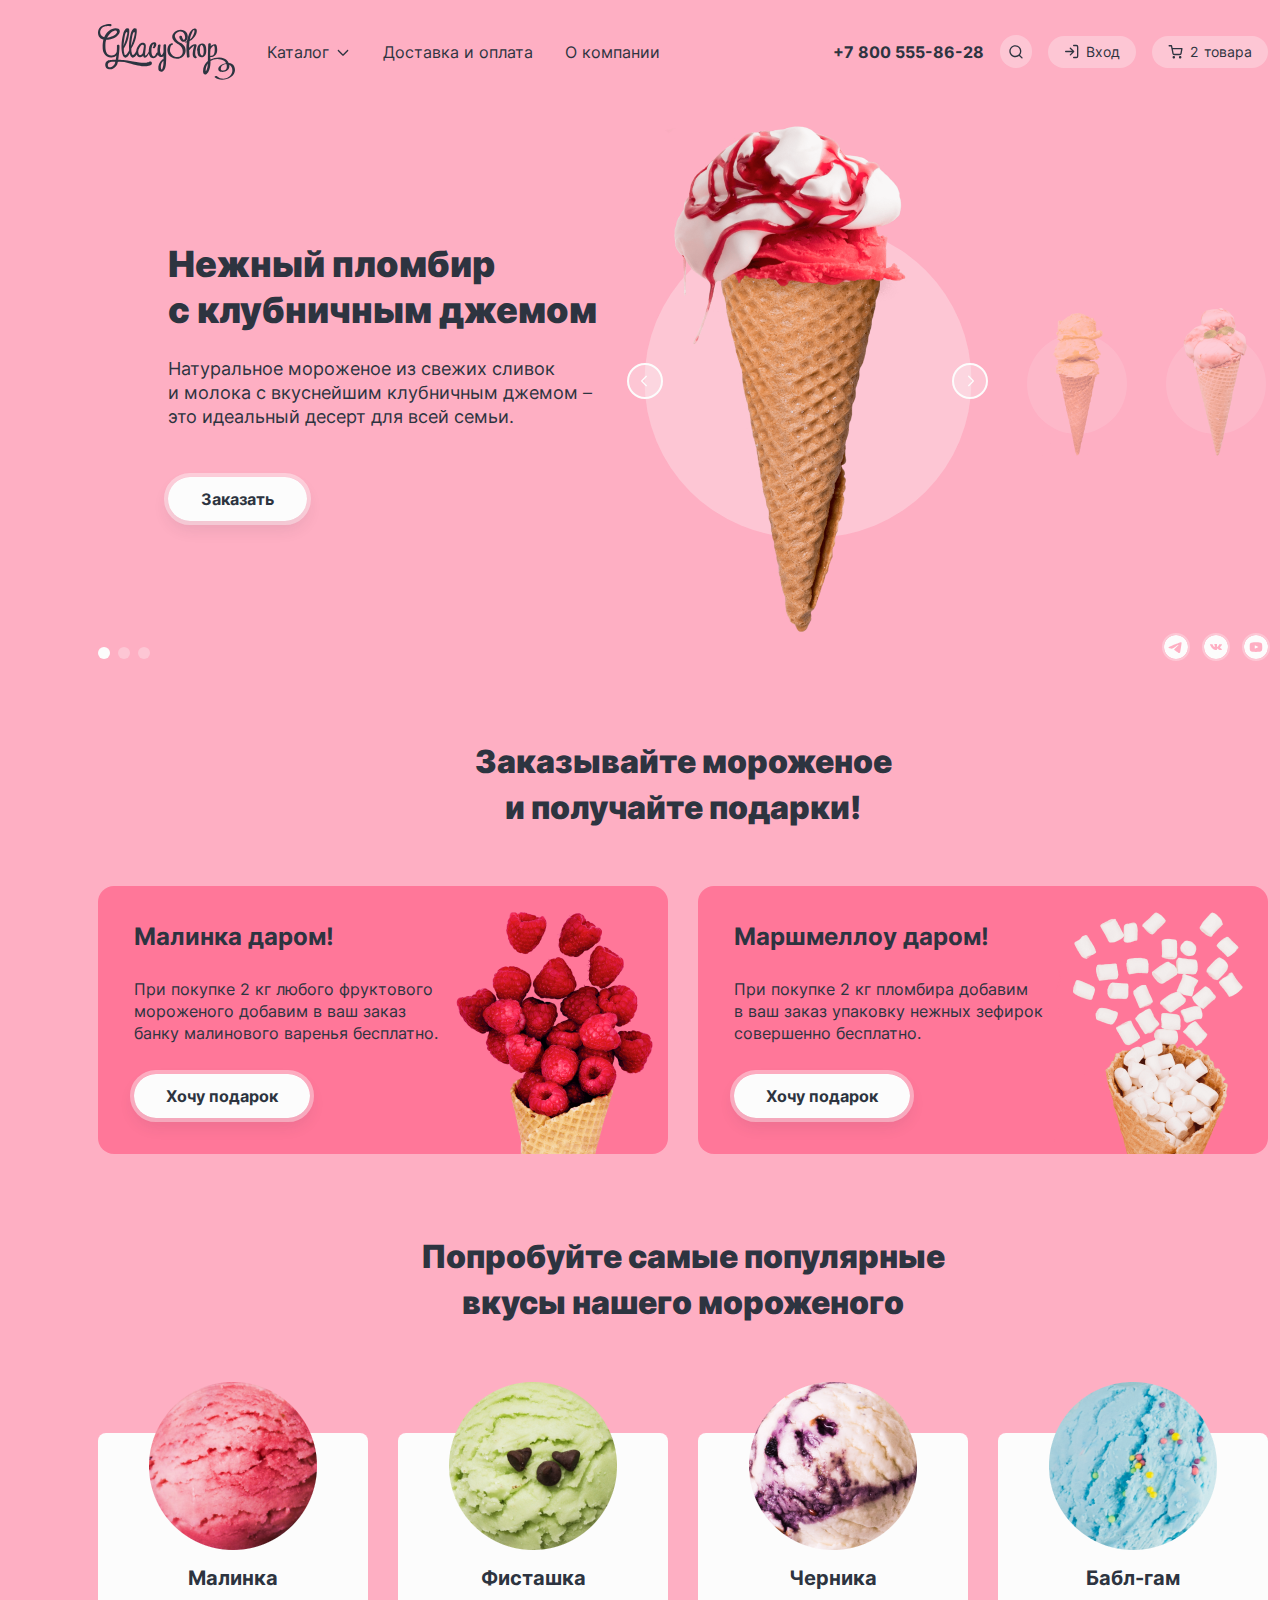
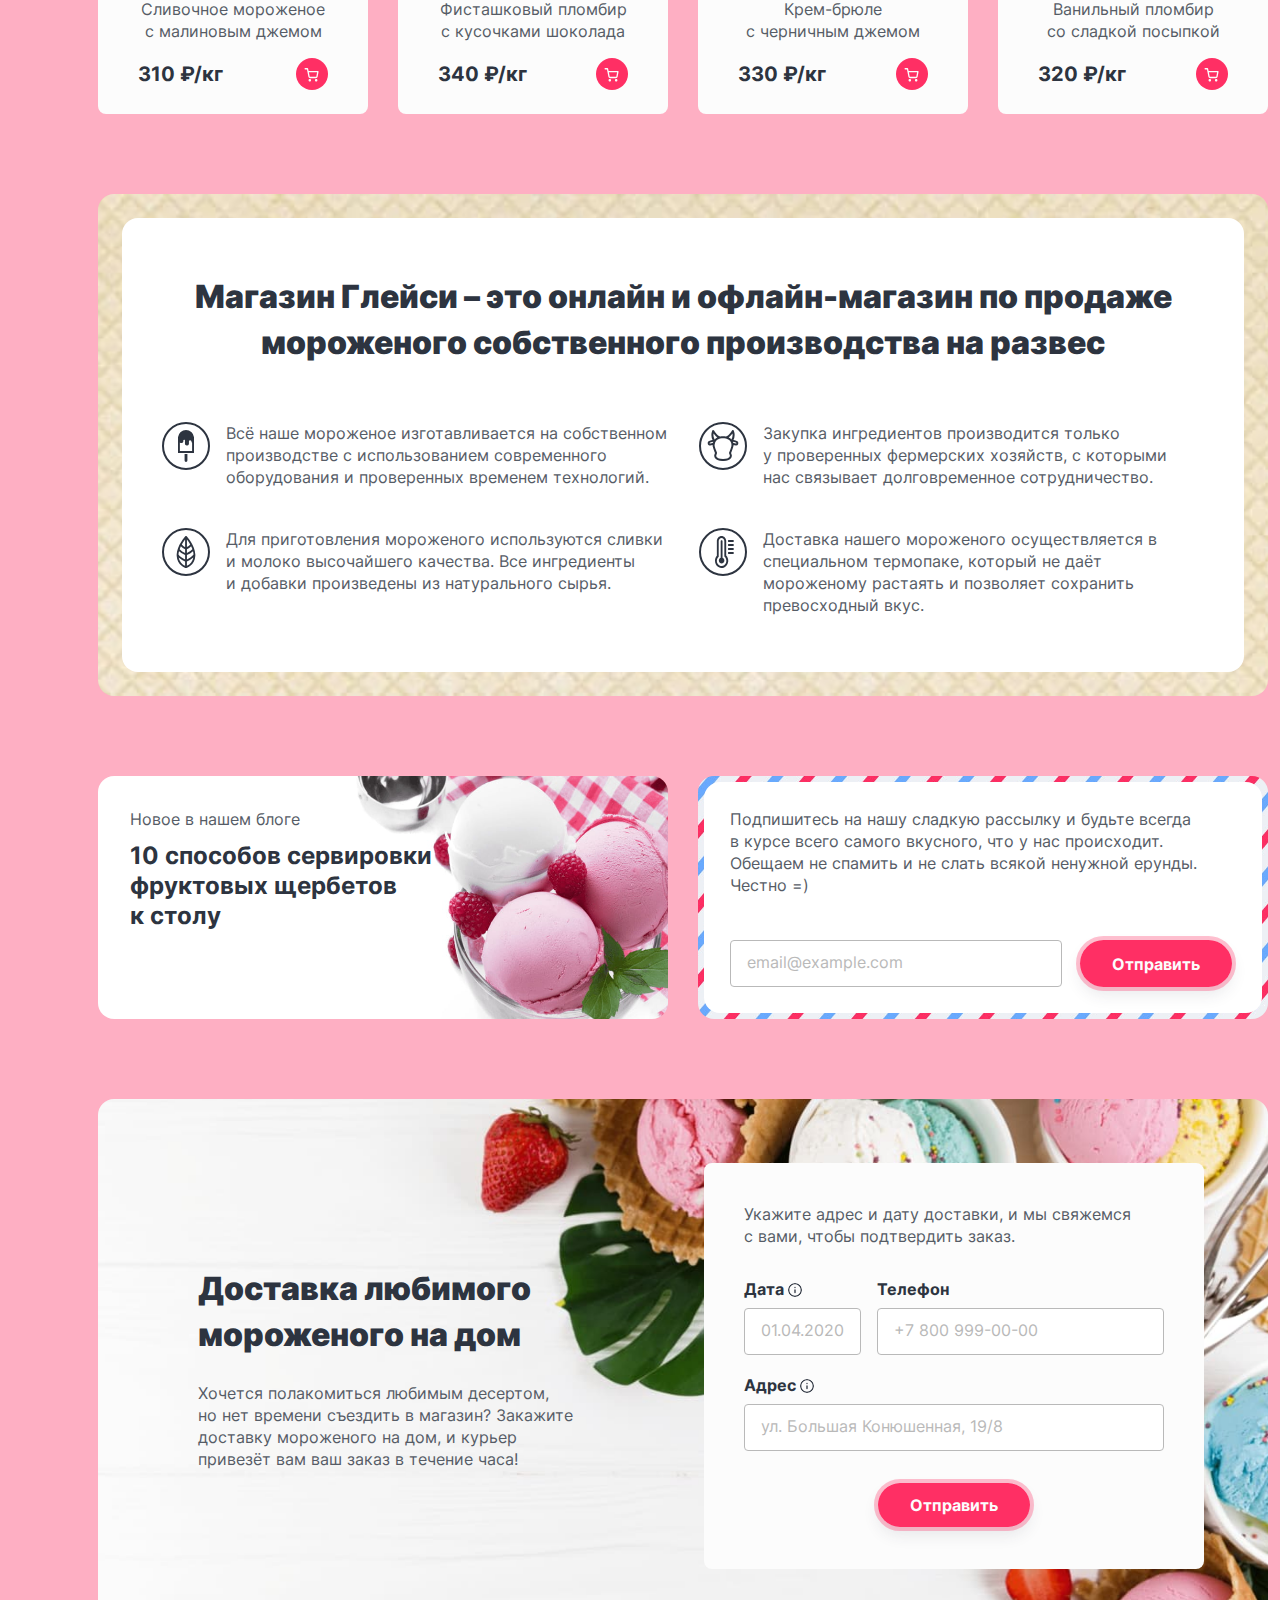
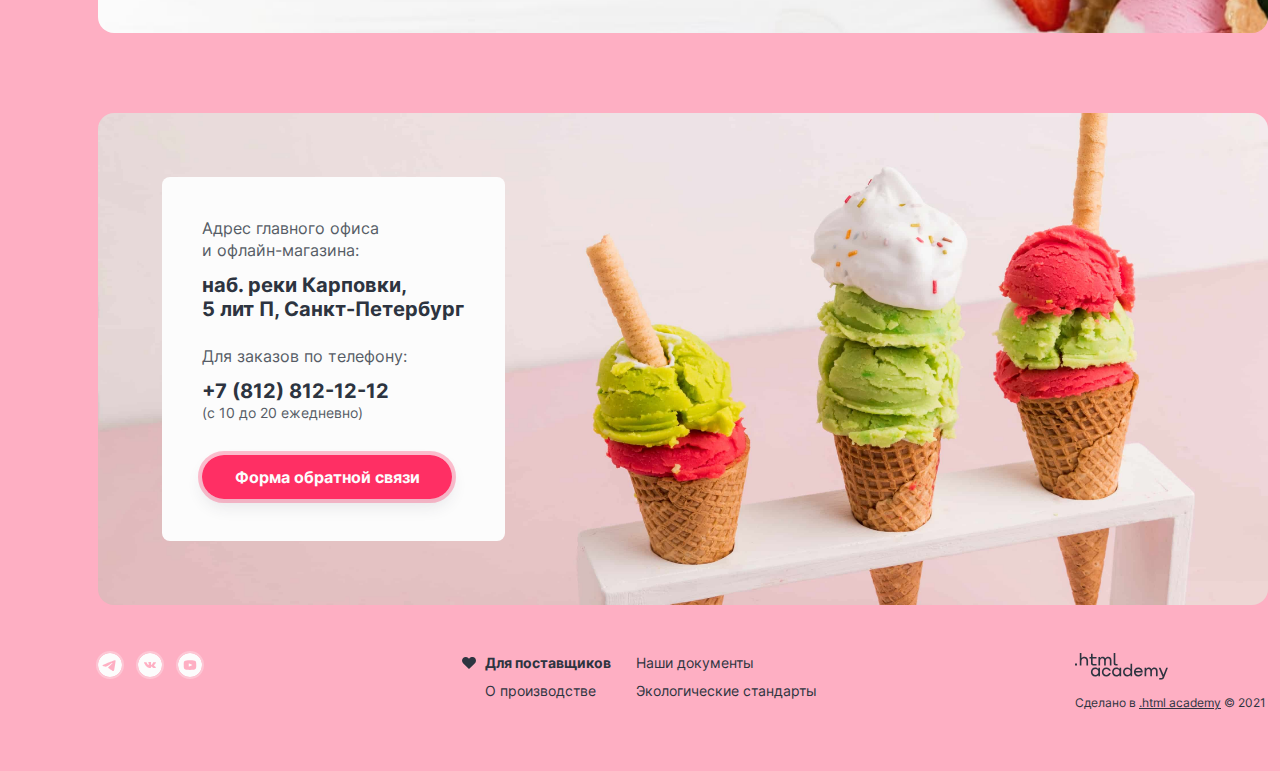
<file: index.html>
<!DOCTYPE html>
  <html lang="ru">
  <head>
    <meta charset="UTF-8">
    <meta name="viewport" content="width=device-width, initial-scale=1.0">
    <title>HTML Academy: Глейси</title>
    <link rel="stylesheet" href="styles/styles.css">
    <link rel="icon" href="favicon.ico">
    <link rel="icon" type="image/png" href="images/favicon.png">
  </head>
  <!-- класс body-strawberry, body-banana, body-caramel для background-color -->
  <!-- <span class="loader"></span> Для лоадера в кнопках -->
  <body class="body body-strawberry">
    <header class="index-header">
      <a class="link-logo">
        <img class="img-logo" src="images/logo/gllacy-shop.svg" width="137" height="56" alt="Магазин Gllacy.">
      </a>
      <nav class="index-nav">
        <ul class="navigation-list list">
          <li class="navigation-item">
            <!-- navigation-link-products_active добавить чтобы показать субменю -->
            <a class="link navigation-link navigation-link-products" href="#">Каталог
              <svg width="16" height="17" viewBox="0 0 16 17" fill="none" xmlns="http://www.w3.org/2000/svg">
                <path fill-rule="evenodd" clip-rule="evenodd" d="M3.80812 7.0532c-.26035-.26035-.68246-.26035-.94281 0-.26035.26035-.26035.68246 0 .94281l4.66034 4.66039a.92223.92223 0 0 0 .00624.0063c.1307.1307.30215.1958.47345.1952.16996-.0005.33977-.0655.46944-.1952a.91567.91567 0 0 0 .00621-.0063l4.66041-4.66039c.2603-.26035.2603-.68246 0-.94281-.2604-.26035-.6825-.26035-.9428 0l-4.19526 4.1952-4.19522-4.1952Z" fill="#2D3440"/>
              </svg>
            </a>
            <ul class="list navigation-products-sublist">
              <li>
                <a class="link description-s navigation-products-subitem navigation-products-subitem_active" href="#">Новинки</a>
              </li>
              <li>
                <a class="link description-s navigation-products-subitem" href="#">Сливочное</a>
              </li>
              <li>
                <a class="link description-s navigation-products-subitem" href="#">Щербеты</a>
              </li>
              <li>
                <a class="link description-s navigation-products-subitem" href="#">Фруктовый лед</a>
              </li>
              <li>
                <a class="link description-s navigation-products-subitem" href="#">Мелорин</a>
              </li>
            </ul>
          </li>
          <li class="navigation-item">
            <a class="link navigation-link" href="#">Доставка и оплата</a>
          </li>
          <li class="navigation-item">
            <a class="link navigation-link" href="#">О компании</a>
          </li>
        </ul>
        <ul class="navigation-list list">
          <li class="navigation-item">
            <address class="phone">
              <a class="link phone-link" href="tel:+78005558628">+7 800 555-86-28</a>
            </address>
          </li>
          <li class="navigation-item">
            <!-- button-search_active добавить чтобы показать поиск -->
            <a class="button link button-menu button-search" href="#">
              <svg width="16" height="17" viewBox="0 0 16 17" fill="none" xmlns="http://www.w3.org/2000/svg">
                <path fill-rule="evenodd" clip-rule="evenodd" d="M2.6633 8.188c0-2.5774 2.0893-4.6667 4.6667-4.6667 2.5773 0 4.6666 2.0893 4.6666 4.6666 0 1.2573-.4972 2.3985-1.3057 3.2376a.6699.6699 0 0 0-.1234.1234c-.8392.8085-1.9803 1.3057-3.2375 1.3057-2.5774 0-4.6667-2.0893-4.6667-4.6667Zm8.4118 4.6879a5.9747 5.9747 0 0 1-3.7451 1.312c-3.3137 0-6-2.6862-6-6 0-3.3137 2.6863-6 6-6s6 2.6863 6 6a5.9748 5.9748 0 0 1-1.3121 3.7452l2.4501 2.4501a.6666.6666 0 0 1 0 .9428.6666.6666 0 0 1-.9428 0l-2.4501-2.4501Z" fill="#2D3440"/>
              </svg>
            </a>
            <form class="form form-search" action="https://echo.htmlacademy.ru/" method="get">
              <label class="form-search-label">
                <input class="input input-form-search" type="search" name="search" placeholder="Поиск по сайту" required>
              </label>
              <button class="button button-search-cancel" type="reset">
                <span class="visually-hidden">Очистить поиск.</span>
              </button>
            </form>
          </li>
          <li class="navigation-item">
            <!-- button-entry_active добавить чтобы показать форму входа -->
            <a class="button link button-menu button-entry" href="#">
              <svg width="16" height="17" viewBox="0 0 16 17" fill="none" xmlns="http://www.w3.org/2000/svg">
                <path fill-rule="evenodd" clip-rule="evenodd" d="M9 2.5246a.6667.6667 0 0 1 .6667-.6667h2.6666a1.9997 1.9997 0 0 1 2 2v9.3334a2 2 0 0 1-2 2H9.6667a.6667.6667 0 0 1 0-1.3334h2.6666A.6667.6667 0 0 0 13 13.1913V3.8579a.6664.6664 0 0 0-.6667-.6666H9.6667A.6667.6667 0 0 1 9 2.5246ZM5.8619 4.72a.6667.6667 0 0 1 .9428 0l3.3291 3.329a.6627.6627 0 0 1 .129.177.664.664 0 0 1 .0705.2987.6636.6636 0 0 1-.1998.4759l-3.3288 3.3288a.6667.6667 0 1 1-.9428-.9428L8.057 9.1913H1.6668a.6667.6667 0 1 1 0-1.3334h6.3905L5.8619 5.6627a.6667.6667 0 0 1 0-.9428Z" fill="#2D3440"/>
              </svg>
              Вход
            </a>
            <div class="entry-wrapper">
              <h2 class="title title-l title-entry">Личный кабинет</h2>
              <form class="form-entry" action="https://echo.htmlacademy.ru/" method="post">
                <label class="form-entry-label">
                  <input class="input input-form-entry" type="email" name="email-entry" placeholder="email@example.com" required>
                </label>
                <label class="form-entry-label">
                  <input class="input input-form-entry input-form-password" type="password" name="password" placeholder="••••••" required>
                </label>
                <button class="button button-secondary" type="submit">Войти</button>
                <ul class="list entry-list">
                  <li class="entry-item">
                    <a class="link entry-link description-s" href="#">Забыли пароль?</a>
                  </li>
                  <li class="entry-item entry-item-registration">
                    <a class="link entry-link description-s" href="#">Регистрация</a>
                  </li>
                </ul>
              </form>
            </div>
          </li>
          <li class="navigation-item">
            <!-- button-menu-basket_active добавить чтобы показать содержимое корзины -->
            <!-- button-menu-basket_empty добавить чтобы показать пустую корзину -->
            <a class="button link button-menu button-menu-basket" href="#">
              <svg width="16" height="17" viewBox="0 0 16 17" fill="none" xmlns="http://www.w3.org/2000/svg">
                <path fill-rule="evenodd" clip-rule="evenodd" d="M1.1667 2.108a.6667.6667 0 0 0 0 1.3333h1.7712l.4675 2.3354a.664.664 0 0 0 .0106.053l.9674 4.8334.0001.0006a1.8257 1.8257 0 0 0 1.8183 1.4691h5.6207a1.8256 1.8256 0 0 0 1.8185-1.4697l.001-.005.9271-4.8614a.6669.6669 0 0 0-.6549-.7916H4.6107l-.4726-2.3613a.6667.6667 0 0 0-.6537-.5359H1.1667Zm4.5243 8.2944-.8134-4.064h8.2308l-.7756 4.0669a.4926.4926 0 0 1-.4918.3943v-.0002H6.1962v-.0001l-.0128.0003a.4925.4925 0 0 1-.4922-.3963l-.0002-.0009Zm-1.1336 3.961c0-.688.5577-1.2457 1.2457-1.2457.688 0 1.2457.5577 1.2457 1.2457 0 .6879-.5577 1.2457-1.2457 1.2457-.688 0-1.2457-.5578-1.2457-1.2457Zm6.3733 0c0-.688.5577-1.2457 1.2457-1.2457.688 0 1.2457.5577 1.2457 1.2457 0 .6879-.5577 1.2457-1.2457 1.2457-.688 0-1.2457-.5578-1.2457-1.2457Z" fill="#2D3440"/>
              </svg>
              <span class="basket-amount">2</span> товара
            </a>
            <div class="basket-wrapper">
              <h2 class="title title-l title-basket-wrapper">Корзина</h2>
              <ul class="list basket-products-list">
                <li class="basket-products-item">
                  <img class="basket-products-img" src="images/product/product-raspberries.png" width="46" height="46" alt="Шарик малинового мороженого.">
                  <p class="title title-s basket-products">Малинка</p>
                  <p class="description-s basket-products-description-price">1 кг х 310 ₽</p>
                  <p class="title title-s basket-products-price">310 ₽</p>
                  <button class="button button-basket-delete" type="button">
                    <span class="visually-hidden">Удалить товар из корзины.</span>
                  </button>
                </li>
                <li class="basket-products-item">
                  <img class="basket-products-img" src="images/product/product-bubble-gum.png" width="46" height="46" alt="Шарик синего мороженого.">
                  <p class="title title-s basket-products">Бабл-гам</p>
                  <p class="description-s basket-products-description-price">1,5 кг х 320 ₽</p>
                  <p class="title title-s basket-products-price">480 ₽</p>
                  <button class="button button-basket-delete" type="button">
                    <span class="visually-hidden">Удалить товар из корзины.</span>
                  </button>
                </li>
              </ul>
              <a class="button button-secondary button-basket-wrapper" href="#">Оформить заказ</a>
              <p class="title title-s title-basket-total-price">Итого: <span>790</span> ₽</p>
            </div>
            <div class="basket-wrapper_empty">
              <p class="title title-l basket-wrapper_empty-text">Ваша корзина пока пуста</p>
            </div>
          </li>
        </ul>
      </nav>
    </header>
    <main class="index-main">
      <h1 class="visually-hidden">Gllacy - магазин по продаже мороженого.</h1>
      <section class="slider">
        <h2 class="visually-hidden">Новинки вкусов.</h2>
        <ol class="slider-list list">
          <!-- класс slider-img-item_active показывает активный лист слайдера и скрывает остальные -->
          <li class="slider-item slider-item-strawberry slider-item_active">
            <div class="slider-item-wrapper">
              <h3 class="title title-xxl title-slider">Нежный пломбир с&nbsp;клубничным джемом</h3>
              <p class="slider-description text-l">Натуральное мороженое из свежих сливок и&nbsp;молока с вкуснейшим клубничным джемом – это&nbsp;идеальный десерт для всей семьи.</p>
              <a class="button button-primary button-slider-buy link" href="#">Заказать</a>
            </div>
            <div class="slider-img-wrapper slider-img-wrapper-strawberry">
              <button class="button button-slider button-prev" type="button">
                <svg width="16" height="16" viewBox="0 0 16 16" fill="none" xmlns="http://www.w3.org/2000/svg">
                  <path fill-rule="evenodd" clip-rule="evenodd" d="M9.8033 3.80515C10.063 3.54545 10.063 3.12439 9.8033 2.8647C9.54361 2.605 9.12255 2.605 8.86285 2.8647L4.19477 7.53277C3.93593 7.79162 3.93508 8.21075 4.19221 8.47065C4.19338 8.47183 4.19454 8.47301 4.19572 8.47418L8.8638 13.1423C9.12349 13.402 9.54455 13.402 9.80425 13.1423C10.0639 12.8826 10.0639 12.4615 9.80425 12.2018L5.60545 8.00301L9.8033 3.80515Z" fill="#2D3440"/>
                  </svg>
                <span class="visually-hidden">Предыдущий товар.</span>
              </button>
              <img class="slider-img" src="images/slider/waffle-cone-strawberry.png" width="327" height="507" alt="Морожение с клубничным джемом в вафельном рожке.">
              <button class="button button-slider button-next" type="button">
                <svg width="16" height="16" viewBox="0 0 16 16" fill="none" xmlns="http://www.w3.org/2000/svg">
                  <path fill-rule="evenodd" clip-rule="evenodd" d="M7.135 2.865a.665.665 0 1 0-.94.94l4.201 4.201-4.201 4.202a.665.665 0 0 0 .94.94l4.669-4.669.003-.002c.26-.26.26-.681 0-.94L7.135 2.864Z" fill="#2D3440"/>
                </svg>
                <span class="visually-hidden">Следующий товар.</span>
              </button>
            </div>
          </li>
          <li class="slider-item slider-item-banana">
            <div class="slider-item-wrapper">
              <h3 class="title title-xxl title-slider">Сливочное мороженое со вкусом банана</h3>
              <p class="slider-description text-l">Сливочное мороженое с ярким банановым вкусом&nbsp;подарит вам свежесть и наслаждение<br>даже в самый жаркий летний день.</p>
              <a class="button button-primary button-slider-buy link" href="#">Заказать</a>
            </div>
            <div class="slider-img-wrapper slider-img-wrapper-banana">
              <button class="button button-slider button-prev" type="button">
                <svg width="16" height="16" viewBox="0 0 16 16" fill="none" xmlns="http://www.w3.org/2000/svg">
                  <path fill-rule="evenodd" clip-rule="evenodd" d="M9.8033 3.80515C10.063 3.54545 10.063 3.12439 9.8033 2.8647C9.54361 2.605 9.12255 2.605 8.86285 2.8647L4.19477 7.53277C3.93593 7.79162 3.93508 8.21075 4.19221 8.47065C4.19338 8.47183 4.19454 8.47301 4.19572 8.47418L8.8638 13.1423C9.12349 13.402 9.54455 13.402 9.80425 13.1423C10.0639 12.8826 10.0639 12.4615 9.80425 12.2018L5.60545 8.00301L9.8033 3.80515Z" fill="#2D3440"/>
                  </svg>
                <span class="visually-hidden">Предыдущий товар.</span>
              </button>
              <img class="slider-img" src="images/slider/waffle-cone-banana.png" width="312" height="507" alt="Вафельный рожок с тремя шариками бананового мороженого.">
              <button class="button button-slider button-next" type="button">
                <svg width="16" height="16" viewBox="0 0 16 16" fill="none" xmlns="http://www.w3.org/2000/svg">
                  <path fill-rule="evenodd" clip-rule="evenodd" d="M7.135 2.865a.665.665 0 1 0-.94.94l4.201 4.201-4.201 4.202a.665.665 0 0 0 .94.94l4.669-4.669.003-.002c.26-.26.26-.681 0-.94L7.135 2.864Z" fill="#2D3440"/>
                </svg>
                <span class="visually-hidden">Следующий товар.</span>
              </button>
            </div>
          </li>
          <li class="slider-item slider-item-caramel">
            <div class="slider-item-wrapper">
              <h3 class="title title-xxl title-slider">Карамельный пломбир с&nbsp;маршмеллоу</h3>
              <p class="slider-description text-l">Необычный сладкий десерт с карамельным топпингом и кусочками зефира завоюет сердца&nbsp;сладкоежек всех возрастов.</p>
              <a class="button button-primary button-slider-buy link" href="#">Заказать</a>
            </div>
            <div class="slider-img-wrapper slider-img-wrapper-caramel">
              <button class="button button-slider button-prev" type="button">
                <svg width="16" height="16" viewBox="0 0 16 16" fill="none" xmlns="http://www.w3.org/2000/svg">
                  <path fill-rule="evenodd" clip-rule="evenodd" d="M9.8033 3.80515C10.063 3.54545 10.063 3.12439 9.8033 2.8647C9.54361 2.605 9.12255 2.605 8.86285 2.8647L4.19477 7.53277C3.93593 7.79162 3.93508 8.21075 4.19221 8.47065C4.19338 8.47183 4.19454 8.47301 4.19572 8.47418L8.8638 13.1423C9.12349 13.402 9.54455 13.402 9.80425 13.1423C10.0639 12.8826 10.0639 12.4615 9.80425 12.2018L5.60545 8.00301L9.8033 3.80515Z" fill="#2D3440"/>
                  </svg>
                <span class="visually-hidden">Предыдущий товар.</span>
              </button>
              <img class="slider-img" src="images/slider/waffle-cone-caramel.png" width="350" height="507" alt="Вафельный рожок с четырьмя шариками мороженого с посыпкой из маршмеллоу и листиком мяты.">
              <button class="button button-slider button-next" type="button">
                <svg width="16" height="16" viewBox="0 0 16 16" fill="none" xmlns="http://www.w3.org/2000/svg">
                  <path fill-rule="evenodd" clip-rule="evenodd" d="M7.135 2.865a.665.665 0 1 0-.94.94l4.201 4.201-4.201 4.202a.665.665 0 0 0 .94.94l4.669-4.669.003-.002c.26-.26.26-.681 0-.94L7.135 2.864Z" fill="#2D3440"/>
                </svg>
                <span class="visually-hidden">Следующий товар.</span>
              </button>
            </div>
          </li>
        </ol>
        <ol class="slider-pagination list">
          <li class="slider-pagination-item">
            <a class="link slider-pagination-link slider-pagination-link_active" href="#">
              <span class="visually-hidden">Первая мороженка.</span>
            </a>
          </li>
          <li class="slider-pagination-item">
            <a class="link slider-pagination-link" href="#">
              <span class="visually-hidden">Вторая мороженка.</span>
            </a>
          </li>
          <li class="slider-pagination-item">
            <a class="link slider-pagination-link" href="#">
              <span class="visually-hidden">Третья мороженка.</span>
            </a>
          </li>
        </ol>
        <ul class="social-list social-list-slider list">
          <li class="social-item">
            <a class="social-link social-link-telegram" href="https://t.me/htmlacademy" target="_blank" rel="noopener">
              <span class="visually-hidden">Телеграм.</span>
            </a>
          </li>
          <li class="social-item">
            <a class="social-link social-link-vk" href="https://t.me/htmlacademy" target="_blank" rel="noopener">
              <span class="visually-hidden">ВКонтакте.</span>
            </a>
          </li>
          <li class="social-item">
            <a class="social-link social-link-yt" href="https://t.me/htmlacademy" target="_blank" rel="noopener">
              <span class="visually-hidden">YouTube.</span>
            </a>
          </li>
        </ul>
      </section>
      <section class="gift">
        <h2 class="title title-xl title-gift">Заказывайте мороженое и получайте подарки!</h2>
        <ul class="list gift-list">
          <li class="gift-item">
            <div class="gift-wrapper-description">
              <h3 class="title title-l title-gift-description">Малинка даром!</h3>
              <p class="gift-description text-m">При покупке 2 кг любого фруктового мороженого добавим в ваш заказ банку малинового варенья бесплатно.</p>
              <a class="button button-primary button-gift" href="#">Хочу подарок</a>
            </div>
            <img class="gift-img" src="images/background/cone-raspberry.png" width="219" height="268" alt="Рожок с малиной.">
          </li>
          <li class="gift-item">
            <div class="gift-wrapper-description">
              <h3 class="title title-l title-gift-description">Маршмеллоу даром!</h3>
              <p class="gift-description text-m">При покупке 2 кг пломбира добавим в&nbsp;ваш заказ упаковку нежных зефирок совершенно бесплатно.</p>
              <a class="button button-primary button-gift" href="#">Хочу подарок</a>
            </div>
            <img class="gift-img" src="images/background/cone-marshmallow.png" width="219" height="268" alt="Рожок с маршмеллоу">
          </li>
        </ul>
      </section>
      <section class="products">
        <h2 class="title title-xl products-title">Попробуйте самые популярные вкусы&nbsp;нашего мороженого</h2>
        <ul class="products-list list">
          <li class="products-item">
            <img class="img-products" src="images/product/product-raspberries.png" width="168" height="168" alt="Шарик малинового мороженого.">
            <h3 class="title title-m products-card-title">Малинка</h3>
            <p class="products-description">Сливочное мороженое с малиновым джемом</p>
            <p class="title title-m product-price">310 ₽/кг</p>
            <button class="button button-basket" type="button">
              <svg width="16" height="17" viewBox="0 0 16 17" fill="none" xmlns="http://www.w3.org/2000/svg">
                <path fill-rule="evenodd" clip-rule="evenodd" d="M1.1667 2.108a.6667.6667 0 0 0 0 1.3333h1.7712l.4675 2.3354a.664.664 0 0 0 .0106.053l.9674 4.8334.0001.0006a1.8257 1.8257 0 0 0 1.8183 1.4691h5.6207a1.8256 1.8256 0 0 0 1.8185-1.4697l.001-.005.9271-4.8614a.6669.6669 0 0 0-.6549-.7916H4.6107l-.4726-2.3613a.6667.6667 0 0 0-.6537-.5359H1.1667Zm4.5243 8.2944-.8134-4.064h8.2308l-.7756 4.0669a.4926.4926 0 0 1-.4918.3943v-.0002H6.1962v-.0001l-.0128.0003a.4925.4925 0 0 1-.4922-.3963l-.0002-.0009Zm-1.1336 3.961c0-.688.5577-1.2457 1.2457-1.2457.688 0 1.2457.5577 1.2457 1.2457 0 .6879-.5577 1.2457-1.2457 1.2457-.688 0-1.2457-.5578-1.2457-1.2457Zm6.3733 0c0-.688.5577-1.2457 1.2457-1.2457.688 0 1.2457.5577 1.2457 1.2457 0 .6879-.5577 1.2457-1.2457 1.2457-.688 0-1.2457-.5578-1.2457-1.2457Z" fill="#2D3440"/>
              </svg>
              <span class="visually-hidden">Добавить в корзину.</span>
            </button>
          </li>
          <li class="products-item">
            <img class="img-products" src="images/product/product-pistachio.png" width="168" height="168" alt="Шарик фисташкового мороженого.">
            <h3 class="title title-m products-card-title">Фисташка</h3>
            <p class="products-description">Фисташковый пломбир с кусочками шоколада</p>
            <p class="title title-m product-price">340 ₽/кг</p>
            <button class="button button-basket" type="button">
              <svg width="16" height="17" viewBox="0 0 16 17" fill="none" xmlns="http://www.w3.org/2000/svg">
                <path fill-rule="evenodd" clip-rule="evenodd" d="M1.1667 2.108a.6667.6667 0 0 0 0 1.3333h1.7712l.4675 2.3354a.664.664 0 0 0 .0106.053l.9674 4.8334.0001.0006a1.8257 1.8257 0 0 0 1.8183 1.4691h5.6207a1.8256 1.8256 0 0 0 1.8185-1.4697l.001-.005.9271-4.8614a.6669.6669 0 0 0-.6549-.7916H4.6107l-.4726-2.3613a.6667.6667 0 0 0-.6537-.5359H1.1667Zm4.5243 8.2944-.8134-4.064h8.2308l-.7756 4.0669a.4926.4926 0 0 1-.4918.3943v-.0002H6.1962v-.0001l-.0128.0003a.4925.4925 0 0 1-.4922-.3963l-.0002-.0009Zm-1.1336 3.961c0-.688.5577-1.2457 1.2457-1.2457.688 0 1.2457.5577 1.2457 1.2457 0 .6879-.5577 1.2457-1.2457 1.2457-.688 0-1.2457-.5578-1.2457-1.2457Zm6.3733 0c0-.688.5577-1.2457 1.2457-1.2457.688 0 1.2457.5577 1.2457 1.2457 0 .6879-.5577 1.2457-1.2457 1.2457-.688 0-1.2457-.5578-1.2457-1.2457Z" fill="#2D3440"/>
              </svg>
              <span class="visually-hidden">Добавить в корзину.</span>
            </button>
          </li>
          <li class="products-item">
            <img class="img-products" src="images/product/product-blueberry.png" width="168" height="168" alt="Шарик черничного мороженого.">
            <h3 class="title title-m products-card-title">Черника</h3>
            <p class="products-description">Крем-брюле с&nbsp;черничным джемом</p>
            <p class="title title-m product-price">330 ₽/кг</p>
            <button class="button button-basket" type="button">
              <svg width="16" height="17" viewBox="0 0 16 17" fill="none" xmlns="http://www.w3.org/2000/svg">
                <path fill-rule="evenodd" clip-rule="evenodd" d="M1.1667 2.108a.6667.6667 0 0 0 0 1.3333h1.7712l.4675 2.3354a.664.664 0 0 0 .0106.053l.9674 4.8334.0001.0006a1.8257 1.8257 0 0 0 1.8183 1.4691h5.6207a1.8256 1.8256 0 0 0 1.8185-1.4697l.001-.005.9271-4.8614a.6669.6669 0 0 0-.6549-.7916H4.6107l-.4726-2.3613a.6667.6667 0 0 0-.6537-.5359H1.1667Zm4.5243 8.2944-.8134-4.064h8.2308l-.7756 4.0669a.4926.4926 0 0 1-.4918.3943v-.0002H6.1962v-.0001l-.0128.0003a.4925.4925 0 0 1-.4922-.3963l-.0002-.0009Zm-1.1336 3.961c0-.688.5577-1.2457 1.2457-1.2457.688 0 1.2457.5577 1.2457 1.2457 0 .6879-.5577 1.2457-1.2457 1.2457-.688 0-1.2457-.5578-1.2457-1.2457Zm6.3733 0c0-.688.5577-1.2457 1.2457-1.2457.688 0 1.2457.5577 1.2457 1.2457 0 .6879-.5577 1.2457-1.2457 1.2457-.688 0-1.2457-.5578-1.2457-1.2457Z" fill="#2D3440"/>
              </svg>
              <span class="visually-hidden">Добавить в корзину.</span>
            </button>
          </li>
          <li class="products-item">
            <img class="img-products" src="images/product/product-bubble-gum.png" width="168" height="168" alt="Шарик синего мороженого.">
            <h3 class="title title-m products-card-title">Бабл-гам</h3>
            <p class="products-description">Ванильный пломбир со&nbsp;сладкой посыпкой</p>
            <p class="title title-m product-price">320 ₽/кг</p>
            <button class="button button-basket" type="button">
              <svg width="16" height="17" viewBox="0 0 16 17" fill="none" xmlns="http://www.w3.org/2000/svg">
                <path fill-rule="evenodd" clip-rule="evenodd" d="M1.1667 2.108a.6667.6667 0 0 0 0 1.3333h1.7712l.4675 2.3354a.664.664 0 0 0 .0106.053l.9674 4.8334.0001.0006a1.8257 1.8257 0 0 0 1.8183 1.4691h5.6207a1.8256 1.8256 0 0 0 1.8185-1.4697l.001-.005.9271-4.8614a.6669.6669 0 0 0-.6549-.7916H4.6107l-.4726-2.3613a.6667.6667 0 0 0-.6537-.5359H1.1667Zm4.5243 8.2944-.8134-4.064h8.2308l-.7756 4.0669a.4926.4926 0 0 1-.4918.3943v-.0002H6.1962v-.0001l-.0128.0003a.4925.4925 0 0 1-.4922-.3963l-.0002-.0009Zm-1.1336 3.961c0-.688.5577-1.2457 1.2457-1.2457.688 0 1.2457.5577 1.2457 1.2457 0 .6879-.5577 1.2457-1.2457 1.2457-.688 0-1.2457-.5578-1.2457-1.2457Zm6.3733 0c0-.688.5577-1.2457 1.2457-1.2457.688 0 1.2457.5577 1.2457 1.2457 0 .6879-.5577 1.2457-1.2457 1.2457-.688 0-1.2457-.5578-1.2457-1.2457Z" fill="#2D3440"/>
              </svg>
              <span class="visually-hidden">Добавить в корзину.</span>
            </button>
          </li>
        </ul>
      </section>
      <section class="advantages">
        <div class="advantages-wrapper">
          <h2 class="title title-xl title-advantages">Магазин Глейси – это онлайн и офлайн-магазин по продаже мороженого собственного производства на развес</h2>
          <ul class="advantages-list list">
            <li class="advantages-item advantages-item-icon advantages-item_ice-cream">Всё наше мороженое изготавливается на собственном производстве с использованием современного оборудования и проверенных временем технологий.</li>
            <li class="advantages-item advantages-item-icon advantages-item_cow">Закупка ингредиентов производится только у&nbsp;проверенных фермерских хозяйств, с которыми нас&nbsp;связывает долговременное сотрудничество.</li>
            <li class="advantages-item advantages-item-icon advantages-item_leaf">Для приготовления мороженого используются сливки и молоко высочайшего качества. Все ингредиенты и&nbsp;добавки произведены из натурального сырья.</li>
            <li class="advantages-item advantages-item-icon advantages-item_thermometer">Доставка нашего мороженого осуществляется в специальном термопаке, который не даёт мороженому растаять и позволяет сохранить превосходный вкус.</li>
          </ul>
        </div>
      </section>
      <article class="news">
        <a class="link link-news" href="#">
          <h2 class="text text-s news-title">Новое в нашем блоге</h2>
          <p class="title title-l news-description">10 способов сервировки фруктовых щербетов к&nbsp;столу</p>
        </a>
      </article>
      <section class="subscribe">
        <div class="subscribe-wrappper">
          <h2 class="visually-hidden">Подпишитесь на рассылку.</h2>
          <p class="subscribe-description">Подпишитесь на нашу сладкую рассылку и будьте всегда в&nbsp;курсе всего самого вкусного, что у нас происходит. Обещаем не спамить и не слать всякой ненужной ерунды. Честно =)</p>
          <form class="form-subscribe" action="https://echo.htmlacademy.ru/" method="post">
            <label class="form-subscribe-label">
              <input class="input input-form-subscribe" type="email" name="email" placeholder="email@example.com" required>
            </label>
            <button class="button button-secondary" type="submit">Отправить</button>
          </form>
        </div>
      </section>
      <section class="delivery">
        <h2 class="title title-xl title-delivery">Доставка любимого мороженого на дом</h2>
        <p class="delivery-description">Хочется полакомиться любимым десертом, но&nbsp;нет времени съездить в магазин? Закажите доставку мороженого на дом, и курьер привезёт&nbsp;вам ваш заказ в течение часа!</p>
        <form class="form-delivery" action="https://echo.htmlacademy.ru/" method="post">
          <p class="form-description">Укажите адрес и дату доставки, и мы свяжемся с&nbsp;вами, чтобы подтвердить заказ.</p>
          <div class="form-wrapper">
            <label class="title text-s form-title" for="date">Дата
            </label>
            <button class="button button-tooltip" type="button">
              <span class="visually-hidden">Подробнее.</span>
              <span class="tooltip tooltip-date description-xs">Введите дату</span>
            </button>
            <input class="input input-delivery" type="text" id="date" name="date" placeholder="01.04.2020" required>
          </div>
          <div class="form-wrapper">
            <label class="form-title title text-s" for="phone">Телефон</label>
            <input class="input input-delivery" type="tel" id="phone" name="phone" placeholder="+7 800 999-00-00" required>
          </div>
          <div class="form-wrapper">
            <label class="form-title title text-s" for="address">Адрес
            </label>
            <button class="button button-tooltip" type="button">
              <span class="visually-hidden">Подробнее.</span>
              <span class="tooltip tooltip-address description-xs">Введите название<br>улицы,дома и квартиры</span>
            </button>
            <input class="input input-delivery" type="text" id="address" name="address" placeholder="ул. Большая Конюшенная, 19/8" required>
          </div>
          <button class="button button-secondary button-delivery" type="submit">Отправить</button>
        </form>
      </section>
      <section class="about-us">
        <h2 class="visually-hidden">Наши контакты.</h2>
        <address class="about-us-wrapper">
          <p class="about-us-description">Адрес главного офиса<br>и офлайн-магазина:</p>
          <p class="title title-m about-us-address">наб. реки Карповки,<br>5 лит П, Санкт-Петербург</p>
          <p class="about-us-description">Для заказов по телефону:</p>
          <a class="link title title-m about-us-phone" href="+78128121212">+7 (812) 812-12-12</a>
          <p class="description-s about-us-phone-description">(с 10 до 20 ежедневно)</p>
          <a class="button button-secondary button-about-us" href="#">Форма обратной связи</a>
        </address>
      </section>
    </main>
    <footer class="index-footer">
      <ul class="social-list list">
        <li class="social-item">
          <a class="social-link social-link-telegram" href="https://t.me/htmlacademy" target="_blank" rel="noopener">
            <span class="visually-hidden">Телеграм.</span>
          </a>
        </li>
        <li class="social-item">
          <a class="social-link social-link-vk" href="https://t.me/htmlacademy" target="_blank" rel="noopener">
            <span class="visually-hidden">ВКонтакте.</span>
          </a>
        </li>
        <li class="social-item">
          <a class="social-link social-link-yt" href="https://t.me/htmlacademy" target="_blank" rel="noopener">
            <span class="visually-hidden">YouTube.</span>
          </a>
        </li>
      </ul>
      <div class="footer-menu-wrapper">
        <ul class="footer-menu-list description-s list">
          <li class="footer-menu-item">
            <a class="link footer-menu-link text-bold footer-menu-link_active" href="#">Для поставщиков</a>
          </li>
          <li class="footer-menu-item">
            <a class="link footer-menu-link" href="#">Наши документы</a>
          </li>
          <li class="footer-menu-item">
            <a class="link footer-menu-link" href="#">О производстве</a>
          </li>
          <li class="footer-menu-item">
            <a class="link footer-menu-link" href="#">Экологические стандарты</a>
          </li>
        </ul>
      </div>
      <div class="footer-contacts footer-description">
        <a class="link-logo" href="https://htmlacademy.ru/" target="_blank">
          <svg width="93" height="27" viewBox="0 0 93 27" fill="none" xmlns="http://www.w3.org/2000/svg">
            <g clip-path="url(#a)" fill="#2D3440">
              <path d="M0 10.416V12.5h1.988v-2.083H0ZM9.419 3.663c-1.262 0-2.282.573-2.922 1.406h-.069V0H4.786v12.5h1.642V8.212c0-1.72 1.072-2.952 2.645-2.952 1.486 0 2.35 1.111 2.35 2.604V12.5h1.643V7.57c0-2.38-1.47-3.907-3.647-3.907ZM21.525 3.906h-3.889V.868h-1.642v3.038H14.44v1.597h1.555v4.844c0 1.389.778 2.153 2.178 2.153h3.353v-1.615h-3.024c-.554 0-.865-.312-.865-.85V5.503h3.89V3.906ZM33.255 3.68c-1.314 0-2.316.643-2.87 1.667h-.051C29.832 4.34 28.899 3.68 27.62 3.68c-1.14 0-2.005.608-2.523 1.459h-.07V3.906h-1.572V12.5h1.642V8.09c0-1.615.846-2.795 2.126-2.83 1.21-.034 1.918.834 1.918 2.136V12.5h1.642V7.95c0-1.927 1.14-2.69 2.126-2.69 1.193 0 1.901.833 1.901 2.135V12.5h1.642V7.222c0-2.083-1.175-3.542-3.197-3.542ZM38.678 10.277c0 1.407.795 2.223 2.264 2.223h1.624v-1.598h-1.382c-.553 0-.865-.312-.865-.85V0h-1.641v10.277ZM23.375 15.936h-.069c-.64-.863-1.68-1.467-3.065-1.484-2.545-.034-4.363 1.847-4.363 4.505 0 2.675 1.852 4.556 4.346 4.521 1.42-.017 2.441-.655 3.082-1.57h.07v1.329h1.627v-8.543h-1.628v1.242Zm-2.909 5.955c-1.8 0-2.943-1.312-2.943-2.934 0-1.623 1.143-2.934 2.943-2.934 1.75 0 2.892 1.311 2.892 2.934 0 1.605-1.143 2.934-2.892 2.934ZM35.752 17.8c-.398-1.933-2.113-3.348-4.363-3.348-2.719 0-4.537 1.985-4.537 4.505 0 2.52 1.818 4.521 4.537 4.521 2.25 0 3.965-1.45 4.363-3.4h-1.714c-.346 1.088-1.368 1.83-2.632 1.83-1.766 0-2.91-1.33-2.91-2.951 0-1.623 1.144-2.934 2.91-2.934 1.316 0 2.285.776 2.632 1.777h1.714ZM44.546 15.936h-.07c-.64-.863-1.679-1.467-3.064-1.484-2.546-.034-4.364 1.847-4.364 4.505 0 2.675 1.853 4.556 4.346 4.521 1.42-.017 2.442-.655 3.083-1.57h.069v1.329h1.627v-8.543h-1.627v1.242Zm-2.91 5.955c-1.8 0-2.943-1.312-2.943-2.934 0-1.623 1.143-2.934 2.944-2.934 1.749 0 2.892 1.311 2.892 2.934 0 1.605-1.143 2.934-2.892 2.934ZM55.52 16.023h-.07c-.64-.915-1.714-1.554-3.081-1.57-2.494-.035-4.346 1.846-4.346 4.52 0 2.659 1.818 4.54 4.363 4.506 1.35-.018 2.424-.622 3.048-1.485h.086v1.243h1.628V10.81H55.52v5.212Zm-2.909 5.885c-1.8 0-2.944-1.312-2.944-2.934s1.143-2.934 2.944-2.934c1.75 0 2.892 1.329 2.892 2.934 0 1.622-1.143 2.934-2.892 2.934ZM63.345 14.452c-2.632 0-4.433 2.02-4.433 4.522 0 2.433 1.697 4.505 4.467 4.505 2.009 0 3.62-1.088 4.19-2.9h-1.713c-.381.811-1.299 1.329-2.407 1.329-1.558 0-2.667-1.036-2.788-2.364h7.082c.225-2.848-1.558-5.092-4.398-5.092Zm-.035 1.57c1.368 0 2.39.846 2.65 2.072h-5.264c.242-1.208 1.264-2.071 2.614-2.071ZM79.413 14.47c-1.316 0-2.32.638-2.875 1.656h-.052c-.502-1-1.437-1.657-2.718-1.657-1.143 0-2.009.604-2.528 1.45h-.07v-1.225h-1.575v8.543h1.645v-4.384c0-1.605.848-2.779 2.13-2.813 1.212-.034 1.922.828 1.922 2.123v5.074h1.645v-4.522c0-1.916 1.142-2.675 2.13-2.675 1.194 0 1.904.828 1.904 2.123v5.074h1.645V17.99c0-2.07-1.177-3.52-3.203-3.52ZM88.505 21.873l-2.944-7.18h-1.818l3.913 9.355-.017.034c-.277.708-.589.967-1.35.967h-2.026v1.64h2.025c1.49 0 2.286-.674 2.84-2.123l3.775-9.872h-1.68l-2.718 7.18Z"/>
            </g>
            <defs>
              <clipPath id="a">
                <path fill="#fff" d="M0 0h93v26.711H0z"/>
              </clipPath>
            </defs>
          </svg>
          <span class="visually-hidden">HTML Academy.</span>
        </a>
        <p class="footer-contacts-description description-xs">Сделано в <a class="footer-description-link" href="https://htmlacademy.ru/" target="_blank">.html academy</a> © 2021</p>
      </div>
    </footer>
    <!-- удалить класс modal-display-none для скрытия модалки -->
    <div class="modal-wrapper modal-display-none">
      <section class="modal-content">
        <h2 class="title title-l">Мы обязательно ответим вам!</h2>
        <button class="button button-modal-close" type="button">
          <span class="visually-hidden">Закрыть окно.</span>
        </button>
        <form class="form-modal" action="https://echo.htmlacademy.ru/" method="post">
          <label class="form-subscribe-label form-modal-label">
            <input class="input input-form-modal" type="text" name="name-subname" placeholder="Имя и фамилия">
          </label>
          <label class="form-subscribe-label form-modal-label">
            <input class="input input-form-modal" type="email" name="email" placeholder="email@example.com" required>
          </label>
          <label class="form-subscribe-label form-modal-label">
            <textarea class="input input-form-modal input-form-free-text" name="free-text" placeholder="В свободной форме"></textarea>
          </label>
          <button class="button button-secondary button-modal-submmit" type="submit">Отправить</button>
        </form>
      </section>
    </div>
  </body>
</html>
</file>
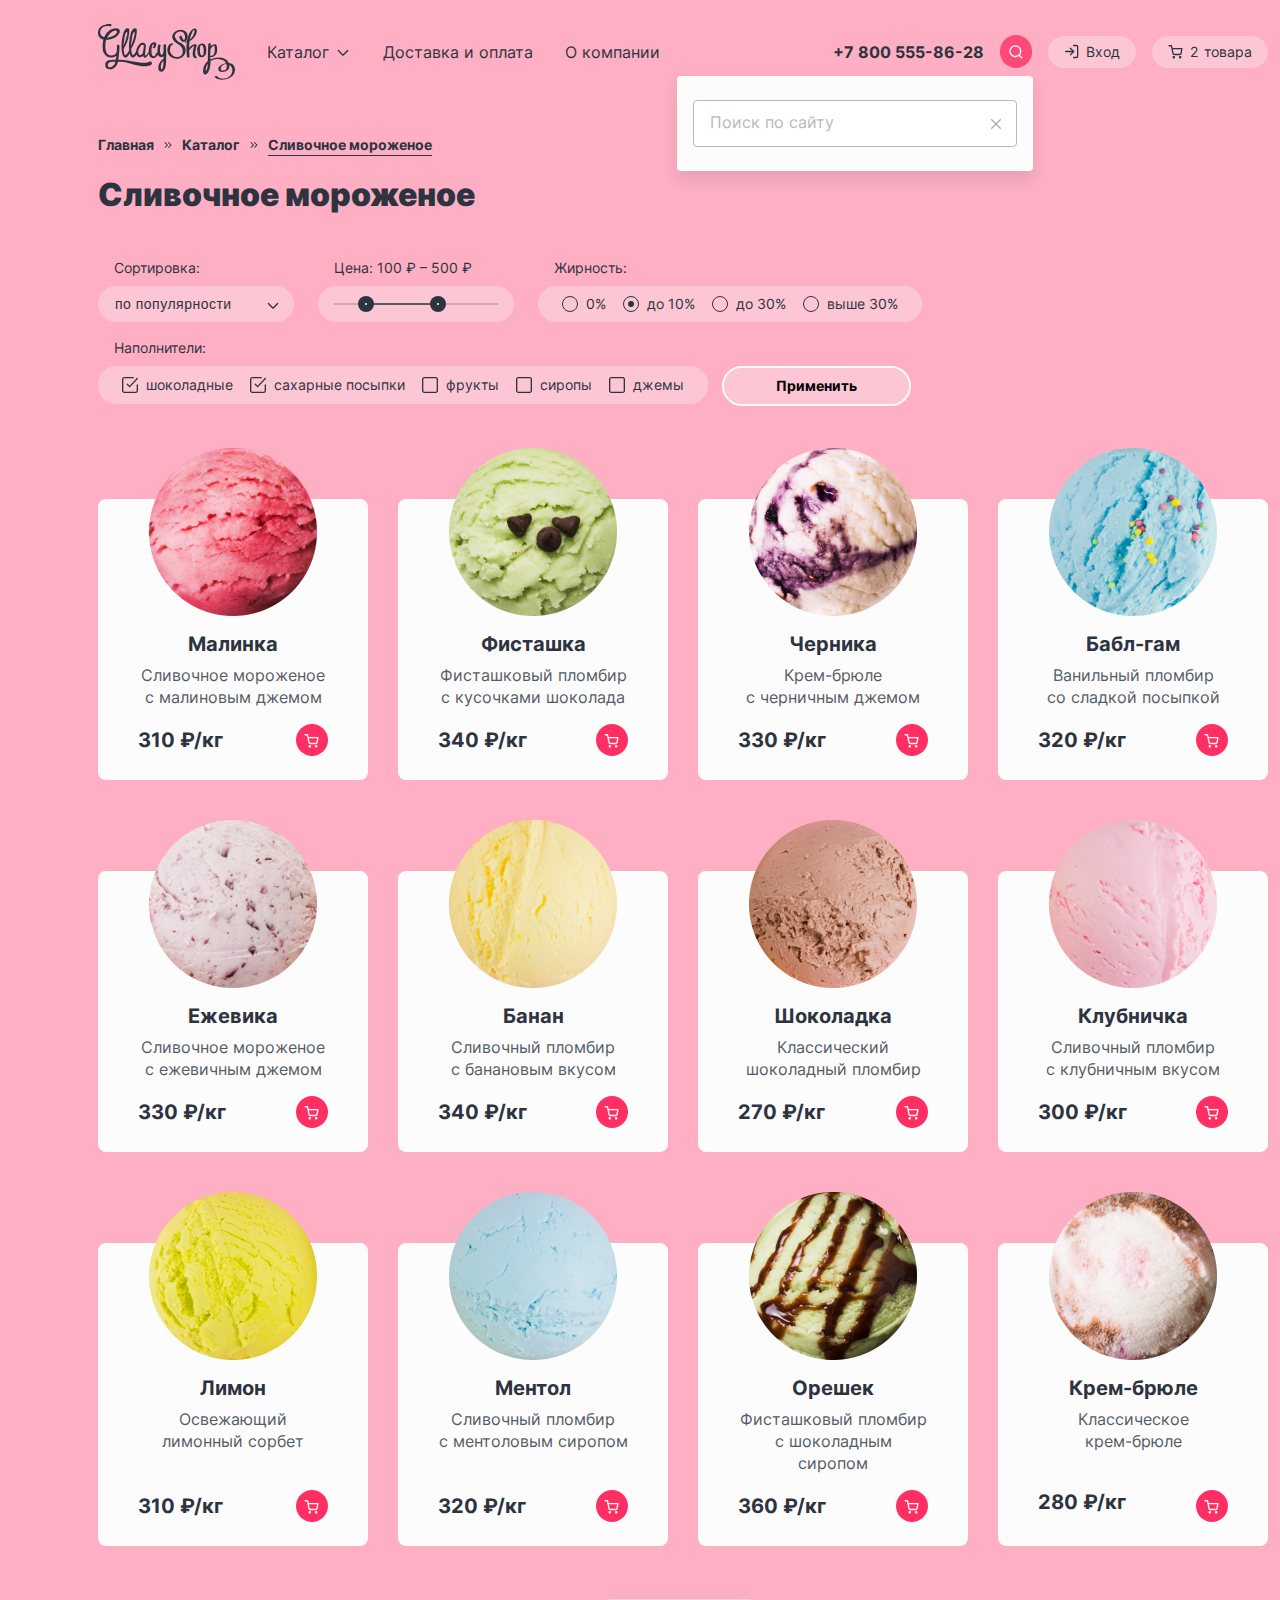
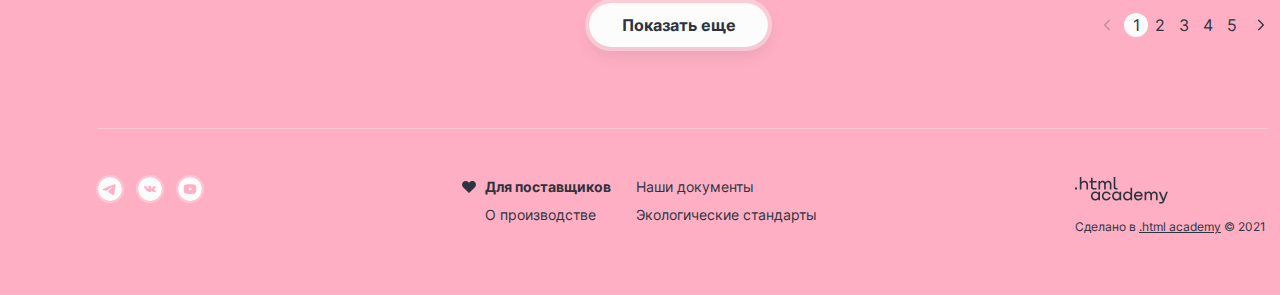
<file: catalog.html>
<!DOCTYPE html>
  <html lang="ru">
  <head>
    <meta charset="UTF-8">
    <meta name="viewport" content="width=device-width, initial-scale=1.0">
    <title>HTML Academy: Глейси</title>
    <link rel="stylesheet" href="styles/styles.css">
    <link rel="icon" href="favicon.ico">
    <link rel="icon" type="image/png" href="images/favicon.png">
  </head>
  <body class="body body-strawberry">
    <header class="index-header">
      <a class="link-logo" href="index.html">
        <img class="img-logo" src="images/logo/gllacy-shop.svg" width="137" height="56" alt="Магазин Gllacy.">
      </a>
      <nav class="index-nav">
        <ul class="navigation-list list">
          <li class="navigation-item">
            <!-- navigation-link-products_active добавить чтобы показать субменю -->
            <a class="link navigation-link navigation-link-products" href="#">Каталог
              <svg width="16" height="17" viewBox="0 0 16 17" fill="none" xmlns="http://www.w3.org/2000/svg">
                <path fill-rule="evenodd" clip-rule="evenodd" d="M3.80812 7.0532c-.26035-.26035-.68246-.26035-.94281 0-.26035.26035-.26035.68246 0 .94281l4.66034 4.66039a.92223.92223 0 0 0 .00624.0063c.1307.1307.30215.1958.47345.1952.16996-.0005.33977-.0655.46944-.1952a.91567.91567 0 0 0 .00621-.0063l4.66041-4.66039c.2603-.26035.2603-.68246 0-.94281-.2604-.26035-.6825-.26035-.9428 0l-4.19526 4.1952-4.19522-4.1952Z" fill="#2D3440"/>
              </svg>
            </a>
            <ul class="list navigation-products-sublist">
              <li>
                <a class="link description-s navigation-products-subitem navigation-products-subitem_active" href="#">Новинки</a>
              </li>
              <li>
                <a class="link description-s navigation-products-subitem navigation-products-subitem_current" href="#">Сливочное</a>
              </li>
              <li>
                <a class="link description-s navigation-products-subitem" href="#">Щербеты</a>
              </li>
              <li>
                <a class="link description-s navigation-products-subitem" href="#">Фруктовый лед</a>
              </li>
              <li>
                <a class="link description-s navigation-products-subitem" href="#">Мелорин</a>
              </li>
            </ul>
          </li>
          <li class="navigation-item">
            <a class="link navigation-link" href="#">Доставка и оплата</a>
          </li>
          <li class="navigation-item">
            <a class="link navigation-link" href="#">О компании</a>
          </li>
        </ul>
        <ul class="navigation-list list">
          <li class="navigation-item">
            <address class="phone">
              <a class="link phone-link" href="tel:+78005558628">+7 800 555-86-28</a>
            </address>
          </li>
          <li class="navigation-item">
            <!-- button-search_active добавить чтобы показать поиск -->
            <a class="button link button-menu button-search button-search_active" href="#">
              <svg width="16" height="17" viewBox="0 0 16 17" fill="none" xmlns="http://www.w3.org/2000/svg">
                <path fill-rule="evenodd" clip-rule="evenodd" d="M2.6633 8.188c0-2.5774 2.0893-4.6667 4.6667-4.6667 2.5773 0 4.6666 2.0893 4.6666 4.6666 0 1.2573-.4972 2.3985-1.3057 3.2376a.6699.6699 0 0 0-.1234.1234c-.8392.8085-1.9803 1.3057-3.2375 1.3057-2.5774 0-4.6667-2.0893-4.6667-4.6667Zm8.4118 4.6879a5.9747 5.9747 0 0 1-3.7451 1.312c-3.3137 0-6-2.6862-6-6 0-3.3137 2.6863-6 6-6s6 2.6863 6 6a5.9748 5.9748 0 0 1-1.3121 3.7452l2.4501 2.4501a.6666.6666 0 0 1 0 .9428.6666.6666 0 0 1-.9428 0l-2.4501-2.4501Z" fill="#2D3440"/>
              </svg>
            </a>
            <form class="form form-search" action="https://echo.htmlacademy.ru/" method="get">
              <label class="form-search-label">
                <input class="input input-form-search" type="search" name="search" placeholder="Поиск по сайту" required>
              </label>
              <button class="button button-search-cancel" type="reset">
                <span class="visually-hidden">Очистить поиск.</span>
              </button>
            </form>
          </li>
          <li class="navigation-item">
            <!-- button-entry_active добавить чтобы показать форму входа -->
            <a class="button link button-menu button-entry" href="#">
              <svg width="16" height="17" viewBox="0 0 16 17" fill="none" xmlns="http://www.w3.org/2000/svg">
                <path fill-rule="evenodd" clip-rule="evenodd" d="M9 2.5246a.6667.6667 0 0 1 .6667-.6667h2.6666a1.9997 1.9997 0 0 1 2 2v9.3334a2 2 0 0 1-2 2H9.6667a.6667.6667 0 0 1 0-1.3334h2.6666A.6667.6667 0 0 0 13 13.1913V3.8579a.6664.6664 0 0 0-.6667-.6666H9.6667A.6667.6667 0 0 1 9 2.5246ZM5.8619 4.72a.6667.6667 0 0 1 .9428 0l3.3291 3.329a.6627.6627 0 0 1 .129.177.664.664 0 0 1 .0705.2987.6636.6636 0 0 1-.1998.4759l-3.3288 3.3288a.6667.6667 0 1 1-.9428-.9428L8.057 9.1913H1.6668a.6667.6667 0 1 1 0-1.3334h6.3905L5.8619 5.6627a.6667.6667 0 0 1 0-.9428Z" fill="#2D3440"/>
              </svg>
              Вход
            </a>
            <div class="entry-wrapper">
              <h2 class="title title-l title-entry">Личный кабинет</h2>
              <form class="form-entry" action="https://echo.htmlacademy.ru/" method="post">
                <label class="form-entry-label">
                  <input class="input input-form-entry" type="email" name="email-entry" placeholder="email@example.com" required>
                </label>
                <label class="form-entry-label">
                  <input class="input input-form-entry" type="password" name="password" placeholder="••••••" required>
                </label>
                <button class="button button-secondary" type="submit">Войти</button>
                <ul class="list entry-list">
                  <li class="entry-item">
                    <a class="link entry-link description-s" href="#">Забыли пароль?</a>
                  </li>
                  <li class="entry-item">
                    <a class="link entry-link description-s" href="#">Регистрация</a>
                  </li>
                </ul>
              </form>
            </div>
          </li>
          <li class="navigation-item">
            <!-- button-menu-basket_active добавить чтобы показать содержимое корзины -->
            <!-- button-menu-basket_empty добавить чтобы показать пустую корзину -->
            <a class="button link button-menu button-menu-basket" href="#">
              <svg width="16" height="17" viewBox="0 0 16 17" fill="none" xmlns="http://www.w3.org/2000/svg">
                <path fill-rule="evenodd" clip-rule="evenodd" d="M1.1667 2.108a.6667.6667 0 0 0 0 1.3333h1.7712l.4675 2.3354a.664.664 0 0 0 .0106.053l.9674 4.8334.0001.0006a1.8257 1.8257 0 0 0 1.8183 1.4691h5.6207a1.8256 1.8256 0 0 0 1.8185-1.4697l.001-.005.9271-4.8614a.6669.6669 0 0 0-.6549-.7916H4.6107l-.4726-2.3613a.6667.6667 0 0 0-.6537-.5359H1.1667Zm4.5243 8.2944-.8134-4.064h8.2308l-.7756 4.0669a.4926.4926 0 0 1-.4918.3943v-.0002H6.1962v-.0001l-.0128.0003a.4925.4925 0 0 1-.4922-.3963l-.0002-.0009Zm-1.1336 3.961c0-.688.5577-1.2457 1.2457-1.2457.688 0 1.2457.5577 1.2457 1.2457 0 .6879-.5577 1.2457-1.2457 1.2457-.688 0-1.2457-.5578-1.2457-1.2457Zm6.3733 0c0-.688.5577-1.2457 1.2457-1.2457.688 0 1.2457.5577 1.2457 1.2457 0 .6879-.5577 1.2457-1.2457 1.2457-.688 0-1.2457-.5578-1.2457-1.2457Z" fill="#2D3440"/>
              </svg>
              <span class="basket-amount">2</span> товара
            </a>
            <div class="basket-wrapper">
              <h2 class="title title-l title-basket-wrapper">Корзина</h2>
              <ul class="list basket-products-list">
                <li class="basket-products-item">
                  <img class="basket-products-img" src="images/product/product-raspberries.png" width="46" height="46" alt="Шарик малинового мороженого.">
                  <p class="title title-s basket-products">Малинка</p>
                  <p class="description-s basket-products-description-price">1 кг х 310 ₽</p>
                  <p class="title title-s basket-products-price">310 ₽</p>
                  <button class="button button-basket-delete" type="button">
                    <span class="visually-hidden">Удалить товар из корзины.</span>
                  </button>
                </li>
                <li class="basket-products-item">
                  <img class="basket-products-img" src="images/product/product-bubble-gum.png" width="46" height="46" alt="Шарик синего мороженого.">
                  <p class="title title-s basket-products">Бабл-гам</p>
                  <p class="description-s basket-products-description-price">1,5 кг х 320 ₽</p>
                  <p class="title title-s basket-products-price">480 ₽</p>
                  <button class="button button-basket-delete" type="button">
                    <span class="visually-hidden">Удалить товар из корзины.</span>
                  </button>
                </li>
              </ul>
              <a class="button button-secondary button-basket-wrapper" href="#">Оформить заказ</a>
              <p class="title title-s title-basket-total-price">Итого: <span>790</span> ₽</p>
            </div>
            <div class="basket-wrapper_empty">
              <p class="title title-l basket-wrapper_empty-text">Ваша корзина пока пуста</p>
            </div>
          </li>
        </ul>
      </nav>
    </header>
    <main class="catalog-main">
      <header class="catalog-header">
        <ol class="breadcrumbs-list list">
          <li class="breadcrumbs-item">
            <a class="link breadcrumbs-link description-s text-bold" href="index.html">Главная</a>
          </li>
          <li class="breadcrumbs-item">
            <a class="link breadcrumbs-link description-s text-bold" href="#">Каталог</a>
          </li>
          <li class="breadcrumbs-item">
            <a class="link breadcrumbs-link breadcrumbs-link_active description-s text-bold">Сливочное мороженое</a>
          </li>
        </ol>
        <h1 class="title title-xl title-catalog">Сливочное мороженое</h1>
      </header>
      <section class="filters">
        <h2 class="visually-hidden">Сортировка и фильтры.</h2>
        <form class="form-filters" action="https://echo.htmlacademy.ru/" method="get">
          <fieldset class="filters-sorting filters-fieldset">
            <legend class="filters-text filters-title description-s">Сортировка:</legend>
            <select class="filters-background filters-select filters-text description-s" name="sorting">
              <option value="popular">по популярности</option>
              <option value="max-min">по убыванию цены</option>
              <option value="min-max">по возрастанию цены</option>
            </select>
          </fieldset>
          <fieldset class="form-range-bar filters-fieldset">
            <legend class="filters-text filters-title description-s">Цена: <span class="range-min-price">100 ₽</span> – <span class="range-max-price">500 ₽</span>
            </legend>
            <div class="range-wrapper filters-background">
              <div class="range-scale">
                <div class="range-bar" style="width: 72px; left: 32px;">
                  <button class="button button-range button-range-min" type="button">
                    <span class="visually-hidden">Изменить минимальную цену.</span>
                  </button>
                  <button class="button button-range button-range-max" type="button">
                    <span class="visually-hidden">Изменить максимальную цену.</span>
                  </button>
                </div>
              </div>
            </div>
          </fieldset>
          <fieldset class="form-radio filters-fieldset">
            <legend class="filters-text filters-title description-s">Жирность:</legend>
            <ul class="radio-list list filters-text filters-background description-s">
              <li class="radio-item">
                <label class="radio-label">
                  <input class="visually-hidden radio-input-hidden" type="radio" value="0%" name="fat">
                  <span class="radio-input"></span>
                  <span class="filters-text">0%</span>
                </label>
              </li>
              <li class="radio-item">
                <label class="radio-label">
                  <input class="visually-hidden radio-input-hidden" type="radio" value="until-10%" name="fat" checked>
                  <span class="radio-input"></span>
                  <span class="filters-text">до 10%</span>
                </label>
              </li>
              <li class="radio-item">
                <label class="radio-label">
                  <input class="visually-hidden radio-input-hidden" type="radio" value="until-30%" name="fat">
                  <span class="radio-input"></span>
                  <span class="filters-text">до 30%</span>
                </label>
              </li>
              <li class="radio-item">
                <label class="radio-label">
                  <input class="visually-hidden radio-input-hidden" type="radio" value="above-30%" name="fat">
                  <span class="radio-input"></span>
                  <span class="filters-text">выше 30% </span>
                </label>
              </li>
            </ul>
          </fieldset>
          <fieldset class="form-checkbox filters-fieldset">
            <legend class="filters-text filters-title description-s">Наполнители:</legend>
            <ul class="checkbox-list list filters-text filters-background description-s">
              <li class="checkbox-item">
                <label class="checkbox-label">
                  <input class="visually-hidden checkbox-input-hidden" type="checkbox" name="chocolate" checked>
                  <span class="checkbox-input"></span>
                  <span class="filters-text">шоколадные</span>
                </label>
              </li>
              <li class="checkbox-item">
                <label class="checkbox-label">
                  <input class="visually-hidden checkbox-input-hidden" type="checkbox" name="sugar-sprinkles" checked>
                  <span class="checkbox-input"></span>
                  <span class="filters-text">сахарные посыпки</span>
                </label>
              </li>
              <li class="checkbox-item">
                <label class="checkbox-label">
                  <input class="visually-hidden checkbox-input-hidden" type="checkbox" name="fruits">
                  <span class="checkbox-input"></span>
                  <span class="filters-text">фрукты</span>
                </label>
              </li>
              <li class="checkbox-item">
                <label class="checkbox-label">
                  <input class="visually-hidden checkbox-input-hidden" type="checkbox" name="syrups">
                  <span class="checkbox-input"></span>
                  <span class="filters-text">сиропы</span>
                </label>
              </li>
              <li class="checkbox-item">
                <label class="checkbox-label">
                  <input class="visually-hidden checkbox-input-hidden" type="checkbox" name="jams">
                  <span class="checkbox-input"></span>
                  <span class="filters-text">джемы</span>
                </label>
              </li>
            </ul>
          </fieldset>
          <button class="button button-tertiary button-form-filters" type="submit">Применить</button>
        </form>
      </section>
      <section class="products product-catalog">
        <h2 class="visually-hidden">Наше мороженое.</h2>
        <ul class="products-list list">
          <li class="products-item">
            <img class="img-products" src="images/product/product-raspberries.png" width="168" height="168" alt="Шарик малинового мороженого.">
            <h3 class="title title-m products-card-title">Малинка</h3>
            <p class="products-description">Сливочное мороженое с малиновым джемом</p>
            <p class="title title-m product-price">310 ₽/кг</p>
            <button class="button button-basket" type="button">
              <svg width="16" height="17" viewBox="0 0 16 17" fill="none" xmlns="http://www.w3.org/2000/svg">
                <path fill-rule="evenodd" clip-rule="evenodd" d="M1.1667 2.108a.6667.6667 0 0 0 0 1.3333h1.7712l.4675 2.3354a.664.664 0 0 0 .0106.053l.9674 4.8334.0001.0006a1.8257 1.8257 0 0 0 1.8183 1.4691h5.6207a1.8256 1.8256 0 0 0 1.8185-1.4697l.001-.005.9271-4.8614a.6669.6669 0 0 0-.6549-.7916H4.6107l-.4726-2.3613a.6667.6667 0 0 0-.6537-.5359H1.1667Zm4.5243 8.2944-.8134-4.064h8.2308l-.7756 4.0669a.4926.4926 0 0 1-.4918.3943v-.0002H6.1962v-.0001l-.0128.0003a.4925.4925 0 0 1-.4922-.3963l-.0002-.0009Zm-1.1336 3.961c0-.688.5577-1.2457 1.2457-1.2457.688 0 1.2457.5577 1.2457 1.2457 0 .6879-.5577 1.2457-1.2457 1.2457-.688 0-1.2457-.5578-1.2457-1.2457Zm6.3733 0c0-.688.5577-1.2457 1.2457-1.2457.688 0 1.2457.5577 1.2457 1.2457 0 .6879-.5577 1.2457-1.2457 1.2457-.688 0-1.2457-.5578-1.2457-1.2457Z" fill="#2D3440"/>
              </svg>
              <span class="visually-hidden">Добавить в корзину.</span>
            </button>
          </li>
          <li class="products-item">
            <img class="img-products" src="images/product/product-pistachio.png" width="168" height="168" alt="Шарик фисташкового мороженого.">
            <h3 class="title title-m products-card-title">Фисташка</h3>
            <p class="products-description">Фисташковый пломбир с кусочками шоколада</p>
            <p class="title title-m product-price">340 ₽/кг</p>
            <button class="button button-basket" type="button">
              <svg width="16" height="17" viewBox="0 0 16 17" fill="none" xmlns="http://www.w3.org/2000/svg">
                <path fill-rule="evenodd" clip-rule="evenodd" d="M1.1667 2.108a.6667.6667 0 0 0 0 1.3333h1.7712l.4675 2.3354a.664.664 0 0 0 .0106.053l.9674 4.8334.0001.0006a1.8257 1.8257 0 0 0 1.8183 1.4691h5.6207a1.8256 1.8256 0 0 0 1.8185-1.4697l.001-.005.9271-4.8614a.6669.6669 0 0 0-.6549-.7916H4.6107l-.4726-2.3613a.6667.6667 0 0 0-.6537-.5359H1.1667Zm4.5243 8.2944-.8134-4.064h8.2308l-.7756 4.0669a.4926.4926 0 0 1-.4918.3943v-.0002H6.1962v-.0001l-.0128.0003a.4925.4925 0 0 1-.4922-.3963l-.0002-.0009Zm-1.1336 3.961c0-.688.5577-1.2457 1.2457-1.2457.688 0 1.2457.5577 1.2457 1.2457 0 .6879-.5577 1.2457-1.2457 1.2457-.688 0-1.2457-.5578-1.2457-1.2457Zm6.3733 0c0-.688.5577-1.2457 1.2457-1.2457.688 0 1.2457.5577 1.2457 1.2457 0 .6879-.5577 1.2457-1.2457 1.2457-.688 0-1.2457-.5578-1.2457-1.2457Z" fill="#2D3440"/>
              </svg>
              <span class="visually-hidden">Добавить в корзину.</span>
            </button>
          </li>
          <li class="products-item">
            <img class="img-products" src="images/product/product-blueberry.png" width="168" height="168" alt="Шарик черничного мороженого.">
            <h3 class="title title-m products-card-title">Черника</h3>
            <p class="products-description">Крем-брюле с&nbsp;черничным джемом</p>
            <p class="title title-m product-price">330 ₽/кг</p>
            <button class="button button-basket" type="button">
              <svg width="16" height="17" viewBox="0 0 16 17" fill="none" xmlns="http://www.w3.org/2000/svg">
                <path fill-rule="evenodd" clip-rule="evenodd" d="M1.1667 2.108a.6667.6667 0 0 0 0 1.3333h1.7712l.4675 2.3354a.664.664 0 0 0 .0106.053l.9674 4.8334.0001.0006a1.8257 1.8257 0 0 0 1.8183 1.4691h5.6207a1.8256 1.8256 0 0 0 1.8185-1.4697l.001-.005.9271-4.8614a.6669.6669 0 0 0-.6549-.7916H4.6107l-.4726-2.3613a.6667.6667 0 0 0-.6537-.5359H1.1667Zm4.5243 8.2944-.8134-4.064h8.2308l-.7756 4.0669a.4926.4926 0 0 1-.4918.3943v-.0002H6.1962v-.0001l-.0128.0003a.4925.4925 0 0 1-.4922-.3963l-.0002-.0009Zm-1.1336 3.961c0-.688.5577-1.2457 1.2457-1.2457.688 0 1.2457.5577 1.2457 1.2457 0 .6879-.5577 1.2457-1.2457 1.2457-.688 0-1.2457-.5578-1.2457-1.2457Zm6.3733 0c0-.688.5577-1.2457 1.2457-1.2457.688 0 1.2457.5577 1.2457 1.2457 0 .6879-.5577 1.2457-1.2457 1.2457-.688 0-1.2457-.5578-1.2457-1.2457Z" fill="#2D3440"/>
              </svg>
              <span class="visually-hidden">Добавить в корзину.</span>
            </button>
          </li>
          <li class="products-item">
            <img class="img-products" src="images/product/product-bubble-gum.png" width="168" height="168" alt="Шарик синего мороженого.">
            <h3 class="title title-m products-card-title">Бабл-гам</h3>
            <p class="products-description">Ванильный пломбир со&nbsp;сладкой посыпкой</p>
            <p class="title title-m product-price">320 ₽/кг</p>
            <button class="button button-basket" type="button">
              <svg width="16" height="17" viewBox="0 0 16 17" fill="none" xmlns="http://www.w3.org/2000/svg">
                <path fill-rule="evenodd" clip-rule="evenodd" d="M1.1667 2.108a.6667.6667 0 0 0 0 1.3333h1.7712l.4675 2.3354a.664.664 0 0 0 .0106.053l.9674 4.8334.0001.0006a1.8257 1.8257 0 0 0 1.8183 1.4691h5.6207a1.8256 1.8256 0 0 0 1.8185-1.4697l.001-.005.9271-4.8614a.6669.6669 0 0 0-.6549-.7916H4.6107l-.4726-2.3613a.6667.6667 0 0 0-.6537-.5359H1.1667Zm4.5243 8.2944-.8134-4.064h8.2308l-.7756 4.0669a.4926.4926 0 0 1-.4918.3943v-.0002H6.1962v-.0001l-.0128.0003a.4925.4925 0 0 1-.4922-.3963l-.0002-.0009Zm-1.1336 3.961c0-.688.5577-1.2457 1.2457-1.2457.688 0 1.2457.5577 1.2457 1.2457 0 .6879-.5577 1.2457-1.2457 1.2457-.688 0-1.2457-.5578-1.2457-1.2457Zm6.3733 0c0-.688.5577-1.2457 1.2457-1.2457.688 0 1.2457.5577 1.2457 1.2457 0 .6879-.5577 1.2457-1.2457 1.2457-.688 0-1.2457-.5578-1.2457-1.2457Z" fill="#2D3440"/>
              </svg>
              <span class="visually-hidden">Добавить в корзину.</span>
            </button>
          </li>
          <li class="products-item">
            <img class="img-products" src="images/product/product-blackberry.png" width="168" height="168" alt="Шарик мороженого c ежевикой.">
            <h3 class="title title-m products-card-title">Ежевика</h3>
            <p class="products-description">Сливочное мороженое с ежевичным джемом</p>
            <p class="title title-m product-price">330 ₽/кг</p>
            <button class="button button-basket" type="button">
              <svg width="16" height="17" viewBox="0 0 16 17" fill="none" xmlns="http://www.w3.org/2000/svg">
                <path fill-rule="evenodd" clip-rule="evenodd" d="M1.1667 2.108a.6667.6667 0 0 0 0 1.3333h1.7712l.4675 2.3354a.664.664 0 0 0 .0106.053l.9674 4.8334.0001.0006a1.8257 1.8257 0 0 0 1.8183 1.4691h5.6207a1.8256 1.8256 0 0 0 1.8185-1.4697l.001-.005.9271-4.8614a.6669.6669 0 0 0-.6549-.7916H4.6107l-.4726-2.3613a.6667.6667 0 0 0-.6537-.5359H1.1667Zm4.5243 8.2944-.8134-4.064h8.2308l-.7756 4.0669a.4926.4926 0 0 1-.4918.3943v-.0002H6.1962v-.0001l-.0128.0003a.4925.4925 0 0 1-.4922-.3963l-.0002-.0009Zm-1.1336 3.961c0-.688.5577-1.2457 1.2457-1.2457.688 0 1.2457.5577 1.2457 1.2457 0 .6879-.5577 1.2457-1.2457 1.2457-.688 0-1.2457-.5578-1.2457-1.2457Zm6.3733 0c0-.688.5577-1.2457 1.2457-1.2457.688 0 1.2457.5577 1.2457 1.2457 0 .6879-.5577 1.2457-1.2457 1.2457-.688 0-1.2457-.5578-1.2457-1.2457Z" fill="#2D3440"/>
              </svg>
              <span class="visually-hidden">Добавить в корзину.</span>
            </button>
          </li>
          <li class="products-item">
            <img class="img-products" src="images/product/product-banana.png" width="168" height="168" alt="Шарик желтого мороженого.">
            <h3 class="title title-m products-card-title">Банан</h3>
            <p class="products-description">Сливочный пломбир с&nbsp;банановым вкусом</p>
            <p class="title title-m product-price">340 ₽/кг</p>
            <button class="button button-basket" type="button">
              <svg width="16" height="17" viewBox="0 0 16 17" fill="none" xmlns="http://www.w3.org/2000/svg">
                <path fill-rule="evenodd" clip-rule="evenodd" d="M1.1667 2.108a.6667.6667 0 0 0 0 1.3333h1.7712l.4675 2.3354a.664.664 0 0 0 .0106.053l.9674 4.8334.0001.0006a1.8257 1.8257 0 0 0 1.8183 1.4691h5.6207a1.8256 1.8256 0 0 0 1.8185-1.4697l.001-.005.9271-4.8614a.6669.6669 0 0 0-.6549-.7916H4.6107l-.4726-2.3613a.6667.6667 0 0 0-.6537-.5359H1.1667Zm4.5243 8.2944-.8134-4.064h8.2308l-.7756 4.0669a.4926.4926 0 0 1-.4918.3943v-.0002H6.1962v-.0001l-.0128.0003a.4925.4925 0 0 1-.4922-.3963l-.0002-.0009Zm-1.1336 3.961c0-.688.5577-1.2457 1.2457-1.2457.688 0 1.2457.5577 1.2457 1.2457 0 .6879-.5577 1.2457-1.2457 1.2457-.688 0-1.2457-.5578-1.2457-1.2457Zm6.3733 0c0-.688.5577-1.2457 1.2457-1.2457.688 0 1.2457.5577 1.2457 1.2457 0 .6879-.5577 1.2457-1.2457 1.2457-.688 0-1.2457-.5578-1.2457-1.2457Z" fill="#2D3440"/>
              </svg>
              <span class="visually-hidden">Добавить в корзину.</span>
            </button>
          </li>
          <li class="products-item">
            <img class="img-products" src="images/product/product-chocolate.png" width="168" height="168" alt="Шарик шоколадного мороженого.">
            <h3 class="title title-m products-card-title">Шоколадка</h3>
            <p class="products-description">Классический шоколадный пломбир</p>
            <p class="title title-m product-price">270 ₽/кг</p>
            <button class="button button-basket" type="button">
              <svg width="16" height="17" viewBox="0 0 16 17" fill="none" xmlns="http://www.w3.org/2000/svg">
                <path fill-rule="evenodd" clip-rule="evenodd" d="M1.1667 2.108a.6667.6667 0 0 0 0 1.3333h1.7712l.4675 2.3354a.664.664 0 0 0 .0106.053l.9674 4.8334.0001.0006a1.8257 1.8257 0 0 0 1.8183 1.4691h5.6207a1.8256 1.8256 0 0 0 1.8185-1.4697l.001-.005.9271-4.8614a.6669.6669 0 0 0-.6549-.7916H4.6107l-.4726-2.3613a.6667.6667 0 0 0-.6537-.5359H1.1667Zm4.5243 8.2944-.8134-4.064h8.2308l-.7756 4.0669a.4926.4926 0 0 1-.4918.3943v-.0002H6.1962v-.0001l-.0128.0003a.4925.4925 0 0 1-.4922-.3963l-.0002-.0009Zm-1.1336 3.961c0-.688.5577-1.2457 1.2457-1.2457.688 0 1.2457.5577 1.2457 1.2457 0 .6879-.5577 1.2457-1.2457 1.2457-.688 0-1.2457-.5578-1.2457-1.2457Zm6.3733 0c0-.688.5577-1.2457 1.2457-1.2457.688 0 1.2457.5577 1.2457 1.2457 0 .6879-.5577 1.2457-1.2457 1.2457-.688 0-1.2457-.5578-1.2457-1.2457Z" fill="#2D3440"/>
              </svg>
              <span class="visually-hidden">Добавить в корзину.</span>
            </button>
          </li>
          <li class="products-item">
            <img class="img-products" src="images/product/product-strawberry.png" width="168" height="168" alt="Шарик розового мороженого.">
            <h3 class="title title-m products-card-title">Клубничка</h3>
            <p class="products-description">Сливочный пломбир с&nbsp;клубничным вкусом</p>
            <p class="title title-m product-price">300 ₽/кг</p>
            <button class="button button-basket" type="button">
              <svg width="16" height="17" viewBox="0 0 16 17" fill="none" xmlns="http://www.w3.org/2000/svg">
                <path fill-rule="evenodd" clip-rule="evenodd" d="M1.1667 2.108a.6667.6667 0 0 0 0 1.3333h1.7712l.4675 2.3354a.664.664 0 0 0 .0106.053l.9674 4.8334.0001.0006a1.8257 1.8257 0 0 0 1.8183 1.4691h5.6207a1.8256 1.8256 0 0 0 1.8185-1.4697l.001-.005.9271-4.8614a.6669.6669 0 0 0-.6549-.7916H4.6107l-.4726-2.3613a.6667.6667 0 0 0-.6537-.5359H1.1667Zm4.5243 8.2944-.8134-4.064h8.2308l-.7756 4.0669a.4926.4926 0 0 1-.4918.3943v-.0002H6.1962v-.0001l-.0128.0003a.4925.4925 0 0 1-.4922-.3963l-.0002-.0009Zm-1.1336 3.961c0-.688.5577-1.2457 1.2457-1.2457.688 0 1.2457.5577 1.2457 1.2457 0 .6879-.5577 1.2457-1.2457 1.2457-.688 0-1.2457-.5578-1.2457-1.2457Zm6.3733 0c0-.688.5577-1.2457 1.2457-1.2457.688 0 1.2457.5577 1.2457 1.2457 0 .6879-.5577 1.2457-1.2457 1.2457-.688 0-1.2457-.5578-1.2457-1.2457Z" fill="#2D3440"/>
              </svg>
              <span class="visually-hidden">Добавить в корзину.</span>
            </button>
          </li>
          <li class="products-item">
            <img class="img-products" src="images/product/product-lemon.png" width="168" height="168" alt="Шарик лимонного мороженого.">
            <h3 class="title title-m products-card-title">Лимон</h3>
            <p class="products-description">Освежающий лимонный сорбет</p>
            <p class="title title-m product-price">310 ₽/кг</p>
            <button class="button button-basket" type="button">
              <svg width="16" height="17" viewBox="0 0 16 17" fill="none" xmlns="http://www.w3.org/2000/svg">
                <path fill-rule="evenodd" clip-rule="evenodd" d="M1.1667 2.108a.6667.6667 0 0 0 0 1.3333h1.7712l.4675 2.3354a.664.664 0 0 0 .0106.053l.9674 4.8334.0001.0006a1.8257 1.8257 0 0 0 1.8183 1.4691h5.6207a1.8256 1.8256 0 0 0 1.8185-1.4697l.001-.005.9271-4.8614a.6669.6669 0 0 0-.6549-.7916H4.6107l-.4726-2.3613a.6667.6667 0 0 0-.6537-.5359H1.1667Zm4.5243 8.2944-.8134-4.064h8.2308l-.7756 4.0669a.4926.4926 0 0 1-.4918.3943v-.0002H6.1962v-.0001l-.0128.0003a.4925.4925 0 0 1-.4922-.3963l-.0002-.0009Zm-1.1336 3.961c0-.688.5577-1.2457 1.2457-1.2457.688 0 1.2457.5577 1.2457 1.2457 0 .6879-.5577 1.2457-1.2457 1.2457-.688 0-1.2457-.5578-1.2457-1.2457Zm6.3733 0c0-.688.5577-1.2457 1.2457-1.2457.688 0 1.2457.5577 1.2457 1.2457 0 .6879-.5577 1.2457-1.2457 1.2457-.688 0-1.2457-.5578-1.2457-1.2457Z" fill="#2D3440"/>
              </svg>
              <span class="visually-hidden">Добавить в корзину.</span>
            </button>
          </li>
          <li class="products-item">
            <img class="img-products" src="images/product/product-menthol.png" width="168" height="168" alt="Шарик синего мороженого.">
            <h3 class="title title-m products-card-title">Ментол</h3>
            <p class="products-description">Сливочный пломбир с&nbsp;ментоловым сиропом</p>
            <p class="title title-m product-price">320 ₽/кг</p>
            <button class="button button-basket" type="button">
              <svg width="16" height="17" viewBox="0 0 16 17" fill="none" xmlns="http://www.w3.org/2000/svg">
                <path fill-rule="evenodd" clip-rule="evenodd" d="M1.1667 2.108a.6667.6667 0 0 0 0 1.3333h1.7712l.4675 2.3354a.664.664 0 0 0 .0106.053l.9674 4.8334.0001.0006a1.8257 1.8257 0 0 0 1.8183 1.4691h5.6207a1.8256 1.8256 0 0 0 1.8185-1.4697l.001-.005.9271-4.8614a.6669.6669 0 0 0-.6549-.7916H4.6107l-.4726-2.3613a.6667.6667 0 0 0-.6537-.5359H1.1667Zm4.5243 8.2944-.8134-4.064h8.2308l-.7756 4.0669a.4926.4926 0 0 1-.4918.3943v-.0002H6.1962v-.0001l-.0128.0003a.4925.4925 0 0 1-.4922-.3963l-.0002-.0009Zm-1.1336 3.961c0-.688.5577-1.2457 1.2457-1.2457.688 0 1.2457.5577 1.2457 1.2457 0 .6879-.5577 1.2457-1.2457 1.2457-.688 0-1.2457-.5578-1.2457-1.2457Zm6.3733 0c0-.688.5577-1.2457 1.2457-1.2457.688 0 1.2457.5577 1.2457 1.2457 0 .6879-.5577 1.2457-1.2457 1.2457-.688 0-1.2457-.5578-1.2457-1.2457Z" fill="#2D3440"/>
              </svg>
              <span class="visually-hidden">Добавить в корзину.</span>
            </button>
          </li>
          <li class="products-item">
            <img class="img-products" src="images/product/product-nut.png" width="168" height="168" alt="Шарик фисташкового мороженого политый шоколадным сиропом.">
            <h3 class="title title-m products-card-title">Орешек</h3>
            <p class="products-description">Фисташковый пломбир с шоколадным сиропом</p>
            <p class="title title-m product-price">360 ₽/кг</p>
            <button class="button button-basket" type="button">
              <svg width="16" height="17" viewBox="0 0 16 17" fill="none" xmlns="http://www.w3.org/2000/svg">
                <path fill-rule="evenodd" clip-rule="evenodd" d="M1.1667 2.108a.6667.6667 0 0 0 0 1.3333h1.7712l.4675 2.3354a.664.664 0 0 0 .0106.053l.9674 4.8334.0001.0006a1.8257 1.8257 0 0 0 1.8183 1.4691h5.6207a1.8256 1.8256 0 0 0 1.8185-1.4697l.001-.005.9271-4.8614a.6669.6669 0 0 0-.6549-.7916H4.6107l-.4726-2.3613a.6667.6667 0 0 0-.6537-.5359H1.1667Zm4.5243 8.2944-.8134-4.064h8.2308l-.7756 4.0669a.4926.4926 0 0 1-.4918.3943v-.0002H6.1962v-.0001l-.0128.0003a.4925.4925 0 0 1-.4922-.3963l-.0002-.0009Zm-1.1336 3.961c0-.688.5577-1.2457 1.2457-1.2457.688 0 1.2457.5577 1.2457 1.2457 0 .6879-.5577 1.2457-1.2457 1.2457-.688 0-1.2457-.5578-1.2457-1.2457Zm6.3733 0c0-.688.5577-1.2457 1.2457-1.2457.688 0 1.2457.5577 1.2457 1.2457 0 .6879-.5577 1.2457-1.2457 1.2457-.688 0-1.2457-.5578-1.2457-1.2457Z" fill="#2D3440"/>
              </svg>
              <span class="visually-hidden">Добавить в корзину.</span>
            </button>
          </li>
          <li class="products-item">
            <img class="img-products" src="images/product/product-creme-brulee.png" width="168" height="168" alt="Шарик розового мороженого.">
            <h3 class="title title-m products-card-title">Крем-брюле</h3>
            <p class="products-description">Классическое<br>крем-брюле</p>
            <p class="title title-m products-price">280 ₽/кг</p>
            <button class="button button-basket" type="button">
              <svg width="16" height="17" viewBox="0 0 16 17" fill="none" xmlns="http://www.w3.org/2000/svg">
                <path fill-rule="evenodd" clip-rule="evenodd" d="M1.1667 2.108a.6667.6667 0 0 0 0 1.3333h1.7712l.4675 2.3354a.664.664 0 0 0 .0106.053l.9674 4.8334.0001.0006a1.8257 1.8257 0 0 0 1.8183 1.4691h5.6207a1.8256 1.8256 0 0 0 1.8185-1.4697l.001-.005.9271-4.8614a.6669.6669 0 0 0-.6549-.7916H4.6107l-.4726-2.3613a.6667.6667 0 0 0-.6537-.5359H1.1667Zm4.5243 8.2944-.8134-4.064h8.2308l-.7756 4.0669a.4926.4926 0 0 1-.4918.3943v-.0002H6.1962v-.0001l-.0128.0003a.4925.4925 0 0 1-.4922-.3963l-.0002-.0009Zm-1.1336 3.961c0-.688.5577-1.2457 1.2457-1.2457.688 0 1.2457.5577 1.2457 1.2457 0 .6879-.5577 1.2457-1.2457 1.2457-.688 0-1.2457-.5578-1.2457-1.2457Zm6.3733 0c0-.688.5577-1.2457 1.2457-1.2457.688 0 1.2457.5577 1.2457 1.2457 0 .6879-.5577 1.2457-1.2457 1.2457-.688 0-1.2457-.5578-1.2457-1.2457Z" fill="#2D3440"/>
              </svg>
              <span class="visually-hidden">Добавить в корзину.</span>
            </button>
          </li>
        </ul>
        <div class="control-products-wrapper">
          <a class="button button-primary button-show-all" href="#">Показать еще</a>
          <div class="pagination-wrapper">
            <a class="pagination-link-control pagination-link-prev pagination-link-control_disabled" href="#">
              <span class="visually-hidden">Предыдущая страница.</span>
            </a>
            <ol class="pagination-list list text-s">
              <li class="pagination-item">
                <a class="link pagination-link pagination-link_active" href="#">1</a>
              </li>
              <li class="pagination-item">
                <a class="link pagination-link" href="#">2</a>
              </li>
              <li class="pagination-item">
                <a class="link pagination-link" href="#">3</a>
              </li>
              <li class="pagination-item">
                <a class="link pagination-link" href="#">4</a>
              </li>
              <li class="pagination-item">
                <a class="link pagination-link" href="#">5</a>
              </li>
            </ol>
            <a class="link pagination-link-control pagination-link-next" href="#">
              <span class="visually-hidden">Следующая страница.</span>
            </a>
          </div>
        </div>
      </section>
    </main>
    <footer class="index-footer">
      <ul class="social-list list">
        <li class="social-item">
          <a class="social-link social-link-telegram" href="https://t.me/htmlacademy" target="_blank" rel="noopener">
            <span class="visually-hidden">Телеграм.</span>
          </a>
        </li>
        <li class="social-item">
          <a class="social-link social-link-vk" href="https://t.me/htmlacademy" target="_blank" rel="noopener">
            <span class="visually-hidden">ВКонтакте.</span>
          </a>
        </li>
        <li class="social-item">
          <a class="social-link social-link-yt" href="https://t.me/htmlacademy" target="_blank" rel="noopener">
            <span class="visually-hidden">YouTube.</span>
          </a>
        </li>
      </ul>
      <div class="footer-menu-wrapper">
        <ul class="footer-menu-list description-s list">
          <li class="footer-menu-item">
            <a class="link footer-menu-link text-bold footer-menu-link_active" href="#">Для поставщиков</a>
          </li>
          <li class="footer-menu-item">
            <a class="link footer-menu-link" href="#">Наши документы</a>
          </li>
          <li class="footer-menu-item">
            <a class="link footer-menu-link" href="#">О производстве</a>
          </li>
          <li class="footer-menu-item">
            <a class="link footer-menu-link" href="#">Экологические стандарты</a>
          </li>
        </ul>
      </div>
      <div class="footer-contacts footer-description">
        <a class="link-logo" href="https://htmlacademy.ru/" target="_blank">
          <svg width="93" height="27" viewBox="0 0 93 27" fill="none" xmlns="http://www.w3.org/2000/svg">
            <g clip-path="url(#a)" fill="#2D3440">
              <path d="M0 10.416V12.5h1.988v-2.083H0ZM9.419 3.663c-1.262 0-2.282.573-2.922 1.406h-.069V0H4.786v12.5h1.642V8.212c0-1.72 1.072-2.952 2.645-2.952 1.486 0 2.35 1.111 2.35 2.604V12.5h1.643V7.57c0-2.38-1.47-3.907-3.647-3.907ZM21.525 3.906h-3.889V.868h-1.642v3.038H14.44v1.597h1.555v4.844c0 1.389.778 2.153 2.178 2.153h3.353v-1.615h-3.024c-.554 0-.865-.312-.865-.85V5.503h3.89V3.906ZM33.255 3.68c-1.314 0-2.316.643-2.87 1.667h-.051C29.832 4.34 28.899 3.68 27.62 3.68c-1.14 0-2.005.608-2.523 1.459h-.07V3.906h-1.572V12.5h1.642V8.09c0-1.615.846-2.795 2.126-2.83 1.21-.034 1.918.834 1.918 2.136V12.5h1.642V7.95c0-1.927 1.14-2.69 2.126-2.69 1.193 0 1.901.833 1.901 2.135V12.5h1.642V7.222c0-2.083-1.175-3.542-3.197-3.542ZM38.678 10.277c0 1.407.795 2.223 2.264 2.223h1.624v-1.598h-1.382c-.553 0-.865-.312-.865-.85V0h-1.641v10.277ZM23.375 15.936h-.069c-.64-.863-1.68-1.467-3.065-1.484-2.545-.034-4.363 1.847-4.363 4.505 0 2.675 1.852 4.556 4.346 4.521 1.42-.017 2.441-.655 3.082-1.57h.07v1.329h1.627v-8.543h-1.628v1.242Zm-2.909 5.955c-1.8 0-2.943-1.312-2.943-2.934 0-1.623 1.143-2.934 2.943-2.934 1.75 0 2.892 1.311 2.892 2.934 0 1.605-1.143 2.934-2.892 2.934ZM35.752 17.8c-.398-1.933-2.113-3.348-4.363-3.348-2.719 0-4.537 1.985-4.537 4.505 0 2.52 1.818 4.521 4.537 4.521 2.25 0 3.965-1.45 4.363-3.4h-1.714c-.346 1.088-1.368 1.83-2.632 1.83-1.766 0-2.91-1.33-2.91-2.951 0-1.623 1.144-2.934 2.91-2.934 1.316 0 2.285.776 2.632 1.777h1.714ZM44.546 15.936h-.07c-.64-.863-1.679-1.467-3.064-1.484-2.546-.034-4.364 1.847-4.364 4.505 0 2.675 1.853 4.556 4.346 4.521 1.42-.017 2.442-.655 3.083-1.57h.069v1.329h1.627v-8.543h-1.627v1.242Zm-2.91 5.955c-1.8 0-2.943-1.312-2.943-2.934 0-1.623 1.143-2.934 2.944-2.934 1.749 0 2.892 1.311 2.892 2.934 0 1.605-1.143 2.934-2.892 2.934ZM55.52 16.023h-.07c-.64-.915-1.714-1.554-3.081-1.57-2.494-.035-4.346 1.846-4.346 4.52 0 2.659 1.818 4.54 4.363 4.506 1.35-.018 2.424-.622 3.048-1.485h.086v1.243h1.628V10.81H55.52v5.212Zm-2.909 5.885c-1.8 0-2.944-1.312-2.944-2.934s1.143-2.934 2.944-2.934c1.75 0 2.892 1.329 2.892 2.934 0 1.622-1.143 2.934-2.892 2.934ZM63.345 14.452c-2.632 0-4.433 2.02-4.433 4.522 0 2.433 1.697 4.505 4.467 4.505 2.009 0 3.62-1.088 4.19-2.9h-1.713c-.381.811-1.299 1.329-2.407 1.329-1.558 0-2.667-1.036-2.788-2.364h7.082c.225-2.848-1.558-5.092-4.398-5.092Zm-.035 1.57c1.368 0 2.39.846 2.65 2.072h-5.264c.242-1.208 1.264-2.071 2.614-2.071ZM79.413 14.47c-1.316 0-2.32.638-2.875 1.656h-.052c-.502-1-1.437-1.657-2.718-1.657-1.143 0-2.009.604-2.528 1.45h-.07v-1.225h-1.575v8.543h1.645v-4.384c0-1.605.848-2.779 2.13-2.813 1.212-.034 1.922.828 1.922 2.123v5.074h1.645v-4.522c0-1.916 1.142-2.675 2.13-2.675 1.194 0 1.904.828 1.904 2.123v5.074h1.645V17.99c0-2.07-1.177-3.52-3.203-3.52ZM88.505 21.873l-2.944-7.18h-1.818l3.913 9.355-.017.034c-.277.708-.589.967-1.35.967h-2.026v1.64h2.025c1.49 0 2.286-.674 2.84-2.123l3.775-9.872h-1.68l-2.718 7.18Z"/>
            </g>
            <defs>
              <clipPath id="a">
                <path fill="#fff" d="M0 0h93v26.711H0z"/>
              </clipPath>
            </defs>
          </svg>
          <span class="visually-hidden">HTML Academy.</span>
        </a>
        <p class="footer-contacts-description description-xs">Сделано в <a class="footer-description-link" href="https://htmlacademy.ru/" target="_blank">.html academy</a> © 2021</p>
      </div>
    </footer>
  </body>
</html>
</file>
<file: styles/styles.css>
@font-face {
  font-family: "inter";
  src: url("../fonts/inter-400.woff2") format("woff2");
  font-style: normal;
  font-weight: 400;
  font-display: swap;
}

@font-face {
  font-family: "inter";
  src: url("../fonts/inter-700.woff2") format("woff2");
  font-style: normal;
  font-weight: 700;
  font-display: swap;
}

@font-face {
  font-family: "inter";
  src: url("../fonts/inter-900.woff2") format("woff2");
  font-style: normal;
  font-weight: 900;
  font-display: swap;
}

*,
*::before,
*::after {
  box-sizing: border-box;
}

html {
  height: 100%;
}

.body {
  display: grid;
  grid-template-rows: auto 1fr auto;
  min-width: 1366px;
  min-height: 100%;
  margin: 0;
  font-family: "inter", sans-serif;
  font-style: normal;
  font-size: 16px;
  line-height: 22px;
  font-weight: 400;
  color: #565c66;
}

.body-strawberry {
  background-color: #feafc3;
}

.body-banana {
  background-color: #69a9ff;
}

.body-caramel {
  background-color: #fcc850;
}

.visually-hidden {
  position: absolute;
  width: 1px;
  height: 1px;
  margin: -1px;
  border: 0;
  padding: 0;
  white-space: nowrap;
  clip: rect(0 0 0 0);
  overflow: hidden;
}

.hidden {
  display: none;
}

/* button */

.button {
  display: flex;
  justify-content: center;
  align-items: center;
  font-family: "inter", sans-serif;
  font-size: 16px;
  line-height: 20px;
  font-weight: 700;
  text-decoration: none;
  white-space: nowrap;
  border: none;
  border-radius: 26px;
  cursor: pointer;
}

.button-primary {
  padding: 12px 32px;
  color: #2d3440;
  background-color: #fcfcfc;
  outline: 4px solid rgba(252, 252, 252, 0.4);
  box-shadow: 0 8px 16px 0 rgba(45, 52, 64, 0.1);
}

.button-primary:hover {
  background-color: rgba(252, 252, 252, 0.4);
  outline: 4px solid #fcfcfc;
  transition: 0.1s ease-in-out;
}

.button-primary:focus-visible {
  background-color: rgba(252, 252, 252, 0.5);
  outline: 2px solid #2d3440;
  outline-offset: 0;
}

.button-primary:active {
  background-color: #fcfcfc;
  outline: 2px solid #2d3440;
  outline-offset: 0;
}

.button-primary:disabled {
  opacity: 0.4;
}

.button-primary_disabled {
  opacity: 0.4;
  pointer-events: none;
}

.button-secondary {
  padding: 12px 32px;
  color: #fcfcfc;
  background-color: #ff2f64;
  outline: 4px solid rgba(255, 47, 100, 0.3);
  box-shadow: 0 8px 16px 0 rgba(45, 52, 64, 0.1);
}

.button-secondary:hover {
  color: #2d3440;
  background-color: rgba(252, 252, 252, 0.3);
  outline: 4px solid #ff2f64;
  transition: 0.1s ease-in-out;
}

.button-secondary:focus-visible {
  background-color: #ff2f64;
  outline: 2px solid #2d3440;
  outline-offset: 0;
}

.button-secondary:active {
  background-color: #feafc3;
  outline: 2px solid #2d3440;
  outline-offset: 0;
}

.button-tertiary {
  padding: 8px 32px;
  font-size: 14px;
  background-color: rgba(252, 252, 252, 0.3);
  outline: 2px solid #fcfcfc;
}

.button-tertiary:hover {
  background-color: #fcfcfc;
  transition: 0.1s ease-in-out;
}

.button-tertiary:focus-visible {
  background-color: rgba(252, 252, 252, 0.3);
  outline: 2px solid #2d3440;
}

.button-tertiary:active {
  background-color: rgba(252, 252, 252, 0.5);
  outline: 2px solid rgba(252, 252, 252, 0.5);
}

.button-tertiary:disabled {
  opacity: 0.4;
}

.button-basket-icon {
  width: 16px;
  height: 16px;
}

/* input */

.input {
  font-family: "inter", sans-serif;
  font-size: 16px;
  line-height: 20px;
  padding: 11px 0 14px 16px;
  color: #2d3440;
  border: 1px solid #b9b9b9;
  border-radius: 4px;
}

.input::placeholder {
  font-family: "inter", sans-serif;
  font-size: 16px;
  color: #b9b9b9;
}

.input:hover {
  outline: 1px solid #2d3440;
  transition: 0.1s ease-in-out;
}

.input:hover::placeholder {
  color: #2d3440;
  transition: 0.1s ease-in-out;
}

.input:focus-visible {
  outline: 2px solid #2d3440;
}

.input:invalid:not(:placeholder-shown) {
  outline: 1px solid #ea5454;
}

.input:invalid:not(:placeholder-shown):hover {
  outline: 1px solid #ea5454;
  transition: 0.1s ease-in-out;
}

/* description */

.description-xs {
  font-size: 12px;
  line-height: 16px;
}

.description-s {
  font-size: 14px;
  line-height: 20px;
}

.description-bold {
  font-weight: 700;
}

/* link */

.link {
  font-style: normal;
  color: #2d3440;
  text-decoration: none;
}

/* list */

.list {
  margin: 0;
  padding: 0;
  list-style-type: none;
}

/* text */

.text {
  margin: 0;
  font-family: "inter", sans-serif;
  font-style: normal;
  font-size: 16px;
  line-height: 22px;
  font-weight: 400;
  color: #565c66;
}

.text-s {
  line-height: 20px;
}

.text-m {
  color: #2d3440;
}

.text-l {
  font-size: 18px;
  line-height: 24px;
  color: #2d3440;
}

.text-bold {
  font-weight: 700;
}

/* title */

.title {
  margin: 0;
  padding: 0;
  font-weight: 700;
  color: #2d3440;
}

.title-s {
  font-size: 18px;
}

.title-m {
  font-size: 20px;
  line-height: 24px;
}

.title-l {
  font-size: 24px;
  line-height: 30px;
}

.title-xl {
  font-size: 32px;
  line-height: 46px;
  font-weight: 900;
}

.title-xxl {
  font-size: 36px;
  line-height: 46px;
  font-weight: 900;
}

/* header */

.index-header {
  display: grid;
  grid-template-columns: 137px 1fr;
  column-gap: 16px;
  align-items: center;
  width: 1170px;
  margin: 0 auto;
  padding: 24px 0;
}

.link-logo:focus-visible {
  outline: 2px solid #2d3440;
  outline-offset: 4px;
  border-radius: 30px;
}

.link-logo:hover {
  opacity: 0.5;
}

.link-logo:active {
  opacity: 0.3;
}

.index-nav {
  display: flex;
  justify-content: space-between;
  line-height: 20px;
}

.navigation-list {
  display: flex;
  flex-wrap: wrap;
  width: 485px;
  margin-top: -6px;
}

.navigation-list:last-child {
  justify-content: flex-end;
  align-items: center;
  gap: 16px;
}

.navigation-item {
  position: relative;
}

.navigation-link {
  display: flex;
  align-items: center;
  gap: 6px;
  padding: 8px 16px;
  line-height: 20px;
}

.navigation-link:hover {
  background-color: rgba(252, 252, 252, 0.5);
  border-radius: 30px;
  transition: 0.1s ease-in-out;
}

.navigation-link:focus-visible {
  background-color: rgba(252, 252, 252, 0.5);
  border-radius: 30px;
  outline: 2px solid #2d3440;
  outline-offset: 0;
}

.navigation-link:active {
  background-color: #fcfcfc;
}

.phone-link {
  line-height: 20px;
  font-weight: 700;
}

.phone-link:hover {
  opacity: 0.6;
}

.phone-link:focus-visible {
  border-radius: 30px;
  outline: 2px solid #2d3440;
  outline-offset: 2px;
}

.phone-link:active {
  opacity: 0.3;
}

.button-menu {
  display: flex;
  gap: 6px;
  padding: 6px 16px;
  font-size: 14px;
  line-height: 20px;
  font-weight: 400;
  color: #2d3440;
  background-color: rgba(252, 252, 252, 0.3);
  border-radius: 30px;
}

.button-menu:hover {
  background-color: rgba(252, 252, 252, 0.5);
  transition: 0.1s ease-in-out;
}

.button-menu:focus-visible {
  background-color: rgba(252, 252, 252, 0.5);
  outline: 2px solid #2d3440;
  outline-offset: 0;
}

.button-menu:active {
  background-color: #fcfcfc;
}

.button-search {
  padding: 8px;
}

.button-menu-basket .button-basket-icon {
  fill: #2d3440;
}

.navigation-products-sublist {
  position: absolute;
  top: 44px;
  left: 2px;
  z-index: 1;
  display: none;
  width: 135px;
  padding: 8px 0;
  background-color: #fcfcfc;
  border-radius: 4px;
  box-shadow: 0 8px 16px 0 rgba(45, 52, 64, 0.12);
}

.navigation-link.navigation-link-products_active {
  color: #fcfcfc;
  background-color: #ff4a78;
  border-radius: 30px;
}

.navigation-link.navigation-link-products_active:hover {
  opacity: 0.6;
  transition: 0.1s ease-in-out;
}

.navigation-link.navigation-link-products_active:focus-visible {
  background-color: #ff4a78;
  outline: 2px solid #000000;
}

.navigation-link.navigation-link-products_active:active {
  opacity: 0.3;
}

.navigation-link.navigation-link-products_active svg {
  align-self: flex-end;
  transform: rotate(180deg);
}

.navigation-link.navigation-link-products_active path {
  fill: #fcfcfc;
}

.navigation-link-products_active + .navigation-products-sublist {
  display: block;
}

.navigation-products-subitem {
  display: block;
  padding: 6px 10px 6px 16px;
}

.navigation-products-subitem:hover {
  background-color: #ffcbd8;
  transition: 0.1s ease-in-out;
}

.navigation-products-subitem:active {
  background-color: #ff7799;
}

.navigation-products-subitem_current {
  color: #fcfcfc;
  background-color: #ff4a78;
}

.navigation-products-subitem_active {
  position: relative;
  display: block;
  padding: 8px 16px;
  margin-bottom: 8px;
  font-weight: 700;
}

.navigation-products-subitem_active::after {
  content: "";
  position: absolute;
  top: 37px;
  left: 50%;
  transform: translateX(-50%);
  width: 103px;
  height: 1px;
  background-color: #b9b9b9;
}

.form-search {
  position: absolute;
  top: 41px;
  right: -1px;
  z-index: 2;
  display: none;
  padding: 24px 16px;
  background-color: #fcfcfc;
  border-radius: 4px;
  box-shadow: 0 8px 16px 0 rgba(45, 52, 64, 0.12);
}

.input-form-search {
  position: relative;
  width: 324px;
}

.input.input-form-search:hover {
  outline: none;
}

.input.input-form-search:focus {
  outline: none;
}

.input-form-search[type="search"]::-webkit-search-cancel-button {
  display: none;
}

.button-search-cancel {
  position: absolute;
  top: 50%;
  right: 29px;
  transform: translateY(-50%);
  z-index: 3;
  width: 16px;
  height: 16px;
  background-color: transparent;
  background-image: url("../images/control/close.svg");
  background-position: center;
  background-repeat: no-repeat;
  opacity: 0.4;
}

.button-search_active {
  background-color: #ff4a78;
}

.button-search_active path {
  fill: #fcfcfc;
}

.button-search_active + .form-search {
  display: block;
}

.button-menu.button-search_active:hover {
  background-color: #ff4a78;
  opacity: 0.6;
}

.button-menu.button-search_active:focus-visible {
  background-color: #ff4a78;
  outline: 2px solid #000000;
}

.button-menu.button-search_active:active {
  background-color: #ff4a78;
  opacity: 0.3;
}

.entry-wrapper {
  position: absolute;
  top: 41px;
  right: -2px;
  z-index: 3;
  display: none;
  row-gap: 32px;
  width: 420px;
  padding: 48px 48px 52px;
  background-color: #fcfcfc;
  border-radius: 4px;
  box-shadow: 0 15px 40px 0 rgba(45, 52, 64, 0.12);
}

.form-entry {
  display: grid;
  grid-template-columns: min-content auto;
  grid-template-rows: repeat(3, auto);
  column-gap: 23px;
  grid-column: 1/-1;
}

.title-entry {
  grid-column: 1/-1;
}

.input-form-entry {
  width: 100%;
}

.input-form-password {
  letter-spacing: -2px;
}

.form-entry-label {
  display: block;
  grid-column: 1/-1;
}

.form-entry-label:first-of-type {
  margin-bottom: 16px;
}

.form-entry-label:last-of-type {
  margin-bottom: 32px;
}

.input-form-entry::placeholder {
  color: #2d3440;
}

.entry-list {
  display: flex;
  flex-direction: column;
  grid-column: 2/3;
}

.entry-item-registration {
  margin-top: 3px;
}

.entry-link {
  border-bottom: 1px solid #2d3440;
}

.entry-link:hover {
  opacity: 0.5;
}

.entry-link:active {
  opacity: 0.3;
}

.button-menu.button-entry_active {
  color: #fcfcfc;
  background-color: #ff4a78;
}

.button-menu.button-entry_active path {
  fill: #fcfcfc;
}

.button-menu.button-entry_active:hover {
  opacity: 0.6;
}

.button-menu.button-entry_active:focus-visible {
  outline: 2px solid #000000;
}

.button-menu.button-entry_active:active {
  opacity: 0.3;
}

.button-entry_active + .entry-wrapper {
  display: grid;
}

.button-menu-basket_empty ~ .basket-wrapper_empty {
  display: flex;
}

.basket-wrapper {
  position: absolute;
  top: 40px;
  right: 0;
  z-index: 3;
  display: none;
  grid-template-columns: 198px auto;
  grid-template-rows: repeat(3, auto);
  column-gap: 32px;
  row-gap: 32px;
  width: 441px;
  padding: 46px 48px 49px;
  background-color: #fcfcfc;
  border-radius: 4px;
  box-shadow: 0 15px 40px 0 rgba(45, 52, 64, 0.12);
}

.basket-wrapper_empty {
  position: absolute;
  top: 40px;
  right: 0;
  z-index: 3;
  display: none;
  justify-content: center;
  align-items: center;
  width: 288px;
  padding: 48px 0;
  background-color: #fcfcfc;
  border-radius: 4px;
  box-shadow: 0 15px 40px 0 rgba(45, 52, 64, 0.12);
}

.basket-wrapper_empty-text {
  text-align: center;
}

.title-basket-wrapper {
  grid-column: 1/-1;
  margin-top: 2px;
}

.basket-products-list {
  grid-column: 1/-1;
}

.basket-products-item {
  display: grid;
  grid-template-columns: 46px 148px 87px 16px;
  grid-template-rows: repeat(2, auto);
  align-items: center;
  column-gap: 16px;
  row-gap: 4px;
}

.basket-products-item:not(:last-of-type) {
  margin-bottom: 24px;
}

.basket-products-item:last-of-type {
  margin-bottom: 28px;
}

.basket-products-item:last-of-type::after {
  content: "";
  position: relative;
  top: 26px;
  width: 345px;
  border-bottom: 1px solid #e7e7e7;
}

.basket-products-img {
  grid-row: 1/-1;
}

.basket-products-description-price {
  grid-row: 2/3;
  margin: 0;
}

.basket-products-price {
  grid-row: 1/-1;
}

.button-basket-delete {
  grid-row: 1/-1;
  width: 16px;
  height: 16px;
  background-color: transparent;
  background-image: url("../images/control/close.svg");
  background-position: center;
  background-repeat: no-repeat;
}

.button-basket-delete:hover {
  opacity: 0.6;
}

.button-basket-delete:active {
  opacity: 0.3;
}

.button-basket-wrapper {
  grid-column: 1/2;
}

.title-basket-total-price {
  align-self: center;
}

.button-menu-basket_active + .basket-wrapper {
  display: grid;
}

.button-menu-basket.button-menu-basket_active,
.button-menu-basket.button-menu-basket_empty {
  color: #fcfcfc;
  background-color: #ff4a78;
}

.button-menu-basket_active path,
.button-menu-basket_empty path {
  fill: #fcfcfc;
}

.button-menu-basket.button-menu-basket_active:hover,
.button-menu-basket.button-menu-basket_empty:hover {
  opacity: 0.6;
}

.button-menu-basket.button-menu-basket_active:active,
.button-menu-basket.button-menu-basket_empty:active {
  opacity: 0.3;
}

/* footer */

.index-footer {
  display: flex;
  width: 1170px;
  padding: 48px 0;
  margin: 0 auto;
}

.social-list {
  display: flex;
  gap: 16px;
  flex-wrap: wrap;
  width: 208px;
  margin-right: 179px;
}

.social-link {
  position: relative;
  display: block;
  width: 24px;
  height: 24px;
  border-radius: 24px;
}

.social-link::before {
  content: "";
  position: absolute;
  top: 50%;
  left: 50%;
  transform: translate(-50%, -50%);
  z-index: -1;
  width: 20px;
  height: 20px;
  background-color: transparent;
  border-radius: 50%;
}

.social-link:hover::before {
  background-color: #2d3440;
  transition: 0.1s ease-in-out;
}

.social-link:focus-visible {
  outline: 2px solid #2d3440;
  outline-offset: 0;
}

.social-link:focus-visible::before {
  background-color: #2d3440;
}

.social-link:active::before {
  opacity: 0.5;
}

.social-link-telegram {
  background-image: url("../images/social/telegram.svg");
  background-size: 24px;
  background-repeat: no-repeat;
  background-position: center;
  outline: 2px solid rgba(252, 252, 252, 0.3);
}

.social-link-vk {
  background-image: url("../images/social/vk.svg");
  background-size: 24px;
  background-repeat: no-repeat;
  background-position: center;
  outline: 2px solid rgba(252, 252, 252, 0.3);
}

.social-link-yt {
  background-image: url("../images/social/youtube.svg");
  background-size: 24px;
  background-repeat: no-repeat;
  background-position: center;
  outline: 2px solid rgba(252, 252, 252, 0.3);
}

.footer-menu-list {
  display: grid;
  grid-template-columns: repeat(2, auto);
  row-gap: 8px;
  margin-right: auto;
  width: 357px;
}

.footer-menu-item {
  position: relative;
  align-self: start;
  margin: 0;
}

.footer-contacts {
  width: 193px;
  margin-left: auto;
}

.footer-description {
  color: #2d3440;
}

.footer-description-link {
  color: #2d3440;
}

.footer-description-link:hover {
  opacity: 0.5;
}

.footer-description-link:focus-visible {
  outline: 2px solid #2d3440;
  outline-offset: 4px;
  border-radius: 30px;
}

.footer-description-link:active {
  opacity: 0.3;
}

.footer-menu-link:hover {
  opacity: 0.5;
}

.footer-menu-link:focus-visible {
  outline: 2px solid #2d3440;
  outline-offset: 4px;
  border-radius: 30px;
}

.footer-menu-link:active {
  opacity: 0.3;
}

.footer-menu-link_active::before {
  content: "";
  position: absolute;
  top: 50%;
  left: -24px;
  transform: translateY(-50%);
  width: 16px;
  height: 16px;
  background-image: url("../images/icon/heart.svg");
  background-position: center;
  background-repeat: no-repeat;
}

.footer-contacts-description {
  margin-top: 10px;
}


/* main */

.index-main {
  display: grid;
  grid-template-columns: repeat(2, 570px);
  grid-template-rows: repeat(7, auto);
  column-gap: 30px;
  row-gap: 80px;
  width: 1170px;
  margin: 0 auto;
}

/* slider */

.slider {
  position: relative;
  grid-area: 1/-1;
  grid-column: 1/-1;
}

.slider-list {
  display: flex;
}

.slider-item {
  display: flex;
  align-items: center;
  order: 2;
}

.slider-item:first-child {
  margin-right: auto;
}

.slider-item-wrapper {
  display: none;
  width: 470px;
  margin-left: 70px;
}

.slider-item_active .slider-item-wrapper {
  display: block;
}

.slider-item_active.slider-item {
  order: 1;
}

.title-slider {
  margin-top: -7px;
  margin-bottom: 24px;
}

.slider-description {
  margin: 0 0 48px;
}

.button-slider-buy {
  width: 139px;
}

.slider-img-wrapper {
  position: relative;
  margin: 19px 0;
  opacity: 0.4;
}

.slider-item_active .slider-img-wrapper {
  opacity: 1;
}

.slider-img-wrapper-strawberry {
  position: relative;
  top: -3px;
  margin-left: 5px;
}

.slider-img-wrapper-banana {
  margin-left: 22px;
}

.slider-img {
  position: relative;
  z-index: 1;
  width: auto;
  height: 150px;
}

.slider-item_active .slider-img {
  width: auto;
  height: 507px;
}

.slider-item_active .slider-img-wrapper-strawberry::before {
  width: 327px;
  height: 313px;
  border-radius: 312px;
}

.slider-item_active .slider-img-wrapper-banana::before {
  width: 312px;
  height: 312px;
  border-radius: 312px;
}

.slider-img-wrapper::before {
  content: "";
  position: absolute;
  top: 50%;
  left: 50%;
  transform: translate(-50%, -50%);
  width: 100px;
  height: 100px;
  background-color: rgba(252, 252, 252, 0.3);
  border-radius: 327px;
}

.button-slider {
  position: absolute;
  top: 50%;
  transform: translateY(-50%);
  z-index: 2;
  display: none;
  justify-content: center;
  align-items: center;
  width: 36px;
  height: 36px;
  background-color: rgba(252, 252, 252, 0.3);
  border: 2px solid #fcfcfc;
  border-radius: 26px;
}

.slider-img-wrapper-banana .button-slider {
  top: 253px;
}

.button-slider path {
  fill: #fcfcfc;
}

.button-slider:hover {
  background-color: #fcfcfc;
  transition: 0.1s ease-in-out;
}

.button-slider:hover path {
  fill: #2d3440;
  transition: 0.1s ease-in-out;
}

.button-slider:focus-visible {
  background-color: rgba(252, 252, 252, 0.3);
  border: none;
  outline: 2px solid #2d3440;
}

.button-slider:focus-visible path {
  fill: #2d3440;
}

.button-slider:active {
  background-color: rgba(252, 252, 252, 0.5);
  border: none;
}

.button-slider:disabled {
  opacity: 0.3;
}

.slider-item_active .button-slider {
  display: flex;
}

.button-prev {
  left: -16px;
}

.slider-img-wrapper-banana .button-prev {
  left: -19px;
}

.button-next {
  right: -16px;
}

.slider-img-wrapper-banana .button-next {
  right: -19px;
}

.slider-img-wrapper-caramel .button-prev {
  top: 253px;
  left: 3px;
}

.slider-img-wrapper-caramel .button-next {
  top: 253px;
  right: -3px;
}

.slider-pagination {
  position: absolute;
  bottom: 0;
  left: 0;
  display: flex;
  gap: 8px;
  flex-wrap: wrap;
  max-width: 500px;
}

.slider-pagination-link {
  display: block;
  width: 12px;
  height: 12px;
  background-color: rgba(252, 252, 252, 0.3);
  border-radius: 12px;
}

.slider-pagination-link_active {
  background-color: #fcfcfc;
  transition: 0.3s ease-in-out;
}

.slider-pagination-link:hover {
  outline: 1px solid #fcfcfc;
  border-radius: 100px;
  transition: 0.1s ease-in-out;
}

.slider-pagination-link:focus-visible {
  background-color: rgba(252, 252, 252, 0.3);
  outline: 1px solid #2d3440;
  outline-offset: 0;
}

.slider-pagination-link:active {
  background-color: rgba(252, 252, 252, 0.5);
  border: none;
}

.social-list-slider {
  position: absolute;
  right: 0;
  bottom: 0;
  margin: 0;
}

.social-list-slider .social-item:first-child {
  margin-left: auto;
}

.slider-item-banana {
  margin-right: 0;
}

.slider-item_active + .slider-item-caramel {
  order: 1;
  margin-left: 10px;
  margin-right: 41px;
}

.slider-item-banana.slider-item_active {
  margin-right: 41px;
}

.slider-item_active + .slider-item-banana {
  margin-right: 41px;
}

.slider-item_active.slider-item-caramel {
  margin-right: 40px;
}

/* gift */

.gift {
  display: grid;
  grid-template-columns: repeat(2, 570px);
  grid-template-rows: repeat(2, auto);
  column-gap: 30px;
  row-gap: 55px;
  grid-column: 1/-1;
}

.title-gift {
  grid-column: 1/-1;
  width: 435px;
  margin: 0 auto;
  text-align: center;
}

.gift-list {
  display: grid;
  grid-template-columns: repeat(2, 570px);
  column-gap: 30px;
  grid-column: 1/-1;
}

.gift-item {
  display: grid;
  grid-template-columns: auto auto 219px;
  background-color: #ff7799;
  border-radius: 16px;
}

.gift-item:nth-child(odd) {
  grid-column: 1/2;
}

.gift-wrapper {
  display: flex;
  align-items: center;
  background-color: #ff7799;
  border-radius: 16px;
}

.gift-wrapper-description {
  display: grid;
  grid-template-columns: repeat(2, auto);
  grid-template-rows: min-content auto min-content;
  row-gap: 26px;
  padding: 36px 0 36px 36px;
}

.title-gift-description {
  grid-column: 1/-1;
}

.gift-description {
  grid-column: 1/-1;
  margin: 0;
}

.gift-img {
  grid-column: 3/-1;
  justify-self: flex-end;
  align-self: flex-end;
}

.button-gift {
  width: 176px;
}

/* products */

.products {
  display: grid;
  gap: 16px;
  grid-column: 1/-1;
}

.products-title {
  grid-column: 1/-1;
  width: 530px;
  margin: 0 auto 91px;
  text-align: center;
}

.products-list {
  display: grid;
  grid-template-columns: repeat(4, 270px);
  column-gap: 30px;
  row-gap: 91px;
}

.products-item {
  position: relative;
  display: grid;
  grid-template-columns: 150px 32px;
  grid-template-rows: min-content auto min-content;
  column-gap: 8px;
  width: 270px;
  padding: 0 40px 24px;
  background-color: #fcfcfc;
  border-radius: 8px;
}

.img-products {
  position: absolute;
  top: -51px;
  left: 50%;
  transform: translateX(-50%);
}

.products-card-title {
  grid-column: 1/-1;
  margin: 133px 0 8px;
  text-align: center;
}

.products-description {
  grid-column: 1/-1;
  margin: 0 0 16px;
  text-align: center;
}

.product-price {
  align-self: center;
}

.button-basket {
  width: 32px;
  height: 32px;
  background-color: #ff2f64;
  border-radius: 26px;
}

.button-basket path {
  fill: #fcfcfc;
}

.button-basket:hover {
  background-color: rgba(252, 252, 252, 0.3);
  border: 2px solid #ff2f64;
  transition: 0.1s ease-in-out;
}

.button-basket:hover path {
  fill: #2d3440;
  transition: 0.1s ease-in-out;
}

.button-basket:focus-visible {
  border: 2px solid #2d3440;
}

.button-basket:active {
  background-color: #ffcbd8;
}

.button-basket:disabled {
  background-color: #b9b9b9;
}

.button-basket:disabled path {
  fill: #565c66;
}

.product-catalog {
  border-bottom: 1px solid rgba(252, 252, 252, 0.3);
}

/* advantages */

.advantages {
  grid-column: 1/-1;
  padding: 24px;
  background-image: url("../images/background/waffle.jpg");
  background-position: center;
  background-repeat: no-repeat;
  background-size: cover;
  border-radius: 16px;
}

.advantages-wrapper {
  padding: 56px 40px;
  background-color: #ffffff;
  border-radius: 16px;
}

.title-advantages {
  margin-bottom: 56px;
  text-align: center;
}

.advantages-list {
  display: grid;
  grid-template-columns: repeat(2, 505px);
  column-gap: 32px;
  row-gap: 40px;
}

.advantages-item {
  position: relative;
  margin-left: 64px;
}

.advantages-item-icon::before {
  content: "";
  position: absolute;
  top: 0;
  left: -64px;
  width: 48px;
  height: 48px;
  background-repeat: no-repeat;
  border: 2px solid #2d3440;
  border-radius: 50%;
}

.advantages-item_ice-cream::before {
  background-image: url("../images/icon/ice-cream.svg");
  background-position: center;
  background-size: 32px;
}

.advantages-item_cow::before {
  background-image: url("../images/icon/cow.svg");
  background-position: center;
  background-size: 32px;
}

.advantages-item_leaf::before {
  background-image: url("../images/icon/leaf.svg");
  background-position: center;
  background-size: 32px;
}

.advantages-item_thermometer::before {
  background-image: url("../images/icon/thermometer.svg");
  background-position: center;
  background-size: 32px;
}

/* news */

.news {
  grid-column: 1/2;
  padding: 32.6px 0 67.2px 32px;
  min-height: 224px;
  background-color: #ffffff;
  background-image: url("../images/background/serving.jpg");
  background-position: 0 -109px;
  background-repeat: no-repeat;
  background-size: 112% 198%;
  border-radius: 16px;
}

.link-news {
  display: block;
  width: 305px;
}

.link-news:hover {
  opacity: 0.5;
}

.link-news:focus-visible {
  outline: 2px solid #2d3440;
  outline-offset: 4px;
  border-radius: 10px;
}

.link-news:active {
  opacity: 0.3;
}

.news-title {
  margin-bottom: 12.2px;
}

/* subscribe */

.subscribe {
  grid-column: 2/-1;
  padding: 6px;
  background-image: url("../images/background/mail.jpg");
  background-position: center;
  background-repeat: no-repeat;
  background-size: cover;
  border-radius: 16px;
}

.subscribe-wrappper {
  height: 100%;
  padding: 26px;
  background-color: #ffffff;
  border-radius: 16px;
}

.subscribe-description {
  margin: 0 0 44px;
}

.form-subscribe {
  display: flex;
  justify-content: space-between;
  margin-right: 4px;
}

.form-subscribe-label {
  display: flex;
  justify-content: space-between;
  align-items: center;
}

.input-form-subscribe {
  width: 332px;
}

/* delivery */

.delivery {
  display: grid;
  grid-template-columns: 400px 500px;
  grid-template-rows: min-content;
  column-gap: 106px;
  row-gap: 24px;
  padding: 64px 64px 64px 100px;
  grid-column: 1/-1;
  background-color: #f6f6f6;
  background-image: url("../images/background/delivery.jpg");
  background-repeat: no-repeat;
  background-position: 0;
  background-size: 105% 151%;
  border-radius: 16px;
}

.title-delivery {
  align-self: flex-end;
  margin-top: 4px;
}

.delivery-description {
  grid-column: 1/2;
  margin: 0;
}

.form-delivery {
  display: grid;
  grid-template-columns: 117px 287px;
  column-gap: 16px;
  row-gap: 20px;
  grid-column: 2/3;
  grid-row: 1/3;
  padding: 40px 40px 42px;
  background-color: #fcfcfc;
  border-radius: 8px;
}

.form-description {
  grid-column: 1/-1;
  margin: 0 0 12px;
}

.form-wrapper {
  display: flex;
  flex-wrap: wrap;
  align-items: center;
}

.form-wrapper:nth-of-type(1) {
  grid-column: 1/2;
}

.form-wrapper:nth-of-type(3) {
  grid-column: 1/-1;
  margin-bottom: 12px;
}

.form-title {
  position: relative;
  display: flex;
  align-items: center;
  margin-bottom: 9px;
}

.input-delivery {
  width: 100%;
}

.button-delivery {
  grid-column: 1/-1;
  margin: 0 auto;
  min-width: 152px;
}

.tooltip {
  position: absolute;
  top: -11px;
  left: 27px;
  z-index: 2;
  display: none;
  padding: 10px 8px;
  font-weight: 400;
  color: #565c66;
  text-align: left;
  background-color: #ffffff;
  border: 1px solid #b9b9b9;
  border-radius: 2px;
  box-shadow: 0 4px 8px rgba(194, 194, 194, 0.2);
}

.tooltip::before {
  content: "";
  position: absolute;
  left: -7.5px;
  transform: rotate(45deg);
  width: 14px;
  height: 14px;
  background-color: #ffffff;
  border: 1px solid #b9b9b9;
  border-top: none;
  border-right: none;
}

.button-tooltip {
  position: relative;
  width: 14px;
  height: 14px;
  margin: 0 0 8px 4px;
  background-color: transparent;
  background-image: url("../images/control/info.svg");
  background-position: center;
  background-repeat: no-repeat;
}

.button-tooltip:hover .tooltip {
  display: block;
  transition: 0.1s ease-in-out;
}

.tooltip-date {
  width: 100px;
}

.tooltip-address {
  width: 169px;
}

/* about-us */

.about-us {
  grid-column: 1/-1;
  background-color: #e7d9d9;
  background-image: url("../images/background/contacts.jpg");
  background-position: center;
  background-repeat: no-repeat;
  background-size: cover;
  border-radius: 16px;
}

.about-us-wrapper {
  width: 343px;
  padding: 40px 40px 42px;
  margin: 64px auto 64px 64px;
  font-style: normal;
  background-color: #fcfcfc;
  border-radius: 8px;
}

.about-us-description {
  margin: 0 0 12px;
}

.about-us-address {
  margin-bottom: 24px;
}

.about-us-phone:hover {
  opacity: 0.5;
}

.about-us-phone:focus-visible {
  outline: 2px solid #2d3440;
  outline-offset: 4px;
  border-radius: 30px;
}

.about-us-phone:active {
  opacity: 0.3;
}

.about-us-phone-description {
  margin: 0 0 32px;
}

.button-about-us {
  width: 250px;
}

/* catalog-main */

.catalog-main {
  width: 1170px;
  margin: 0 auto;
}

/* breadcrumbs */

.catalog-header {
  margin: 24px 0 40px;
}

.breadcrumbs-list {
  display: flex;
  gap: 28px;
  margin-bottom: 16px;
}

.breadcrumbs-link:hover:not(:last-child) {
  opacity: 0.5;
}

.breadcrumbs-link:focus-visible {
  outline: 2px solid #2d3440;
  outline-offset: 2px;
  border-radius: 5px;
}

.breadcrumbs-link:active {
  opacity: 0.3;
}

.breadcrumbs-item:last-child {
  border-bottom: 1px solid #2d3440;
}

.breadcrumbs-item {
  position: relative;
}

.breadcrumbs-item:not(:last-child)::before {
  content: "";
  position: absolute;
  top: 50%;
  right: -20px;
  transform: translateY(-50%);
  width: 12px;
  height: 12px;
  background-image: url("../images/control/chevrons-right.svg");
  background-position: center;
  background-repeat: no-repeat;
}

/* filters */

.filters {
  margin-bottom: 95px;
}

.form-filters {
  display: flex;
  align-items: center;
  gap: 16px;
  flex-wrap: wrap;
}

.filters-fieldset {
  margin: 0;
  padding: 0;
  border: none;
}

.filters-background {
  background-color: rgba(252, 252, 252, 0.3);
  border-radius: 18px;
}

.filters-select {
  position: relative;
  width: 196px;
  padding: 8px 17px;
  letter-spacing: 0.5px;
  background-image: url("../images/control/arrow-down.svg");
  background-repeat: no-repeat;
  background-position: right 13px center;
  border: none;
  -webkit-appearance: none;
          appearance: none;
  cursor: pointer;
}

.filters-select:hover {
  background-color: rgba(252, 252, 252, 0.5);
}

.filters-select:focus-visible {
  outline: 2px solid #fcfcfc;
}

.form-filters fieldset:not(:last-of-type) {
  margin-right: 8px;
}

.range-wrapper {
  padding: 17px 16px;
}

.form-range-bar {
  width: 196px;
}

.range-scale {
  position: relative;
  height: 2px;
  width: 164px;
  background-color: rgba(86, 92, 102, 0.3);
}

.range-bar {
  position: absolute;
  height: 2px;
  background-color: #565c66;
}

.button-range {
  position: absolute;
  top: -7px;
  width: 16px;
  height: 16px;
  background-color: #2d3440;
  border-radius: 50%;
}

.button-range::before {
  content: "";
  position: absolute;
  width: 2px;
  height: 2px;
  background-color: #fcfcfc;
  border-radius: 50%;
}

.button-range:hover {
  background-color: #fcfcfc;
  transition: 0.1s ease-in-out;
}

.button-range:hover::before {
  background-color: #2d3440;
  transition: 0.1s ease-in-out;
}

.button-range:focus-visible {
  background-color: #fcfcfc;
  outline: 2px solid #2d3440;
}

.button-range:focus-visible::before {
  background-color: #2d3440;
}

.button-range:active {
  background-color: #2d3440;
}

.button-range-min {
  left: -8px;
}

.button-range-max {
  left: 64px;
}

.radio-list {
  display: flex;
  flex-wrap: wrap;
  gap: 17px;
  margin: 0;
  padding: 8px 24px;
}

.radio-label,
.checkbox-label {
  position: relative;
  display: block;
  padding-left: 24px;
  cursor: pointer;
}

.radio-input {
  position: absolute;
  top: 50%;
  left: 0;
  transform: translateY(-50%);
  width: 16px;
  height: 16px;
  border: 1px solid #2d3440;
  border-radius: 50%;
}

.radio-input-hidden[type="radio"]:checked + .radio-input::before {
  content: "";
  position: absolute;
  top: 50%;
  left: 50%;
  transform: translate(-50%, -50%);
  width: 6px;
  height: 6px;
  background-color: #2d3440;
  border-radius: 50%;
}

.radio-label:hover .radio-input {
  border: 1px solid #fcfcfc;
  transition: 0.1s ease-in-out;
}

.radio-input-hidden[type="radio"]:checked:hover + .radio-input::before {
  background-color: #fcfcfc;
  transition: 0.1s ease-in-out;
}

.radio-input-hidden:focus-visible + .radio-input,
.checkbox-input-hidden:focus-visible + .checkbox-input {
  outline: 2px solid #2d3440;
  outline-offset: 1px;
}

.radio-input-hidden[type="radio"]:disabled + .radio-input,
.checkbox-input-hidden[type="checkbox"]:disabled + .checkbox-input {
  opacity: 0.5;
}

.radio-input-hidden[type="radio"]:checked:disabled + .radio-input::before,
.checkbox-input-hidden[type="checkbox"]:checked:disabled + .checkbox-input::before {
  opacity: 0.5;
}

.checkbox-input {
  position: absolute;
  top: 50%;
  left: 0;
  transform: translateY(-50%);
  width: 16px;
  height: 16px;
  background-image: url("../images/control/checkbox.svg");
  background-position: center;
  background-repeat: no-repeat;
  border: none;
}

.checkbox-input-hidden[type="checkbox"]:checked + .checkbox-input {
  background-image: url("../images/control/check-on.svg");
  background-position: center;
  background-repeat: no-repeat;
  border: none;
}

.checkbox-label:hover .checkbox-input {
  background-image: url("../images/control/checkbox-hover.svg");
  transition: 0.1s ease-in-out;
}

.checkbox-input-hidden[type="checkbox"]:checked:hover + .checkbox-input {
  background-image: url("../images/control/check-on-hover.svg");
  transition: 0.1s ease-in-out;
}

.checkbox-list {
  display: flex;
  flex-wrap: wrap;
  gap: 17px;
  margin: 0;
  padding: 9px 24px;
}

.button-form-filters {
  align-self: flex-end;
  width: 185px;
}

.filters-text {
  color: #2d3440;
}

.filters-title {
  padding: 0;
  margin: 0 0 8px 16px;
}

/* pagination */

.control-products-wrapper {
  display: grid;
  grid-template-columns: 670px 370px;
  column-gap: 130px;
  margin: 0 0 40px;
  padding: 41px 0;
}

.button-show-all {
  justify-self: end;
  align-self: center;
  min-width: 179px;
  margin: 0;
}

.pagination-wrapper {
  display: flex;
  justify-self: end;
  align-items: center;
  gap: 8px;
  flex-wrap: wrap;
}

.pagination-list {
  display: flex;
  align-items: center;
  align-self: center;
}

.pagination-link {
  display: flex;
  justify-content: center;
  align-items: center;
  width: 24px;
  height: 24px;
  font-family: "inter", sans-serif;
  font-size: 16px;
  line-height: 20px;
  background-color: transparent;
  border: none;
  border-radius: 50%;
  cursor: pointer;
}

.pagination-link:hover {
  background-color: rgba(252, 252, 252, 0.5);
  transition: 0.1s ease-in-out;
}

.pagination-link:focus-visible {
  background-color: rgba(252, 252, 252, 0.3);
  outline: 1px solid #2d3440;
}

.pagination-link:active {
  border: 1px solid #fcfcfc;
}

.pagination-link_active {
  background-color: #fcfcfc;
}

.pagination-link-control {
  position: relative;
  display: block;
  width: 16px;
  height: 16px;
  background-color: transparent;
  border-radius: 50%;
  border: none;
  cursor: pointer;
}

.pagination-link-control:hover {
  opacity: 0.5;
}

.pagination-link-control:focus-visible {
  background-color: rgba(252, 252, 252, 0.3);
  border: 1px solid #2d3440;
  outline: none;
}

.pagination-link-control:active {
  opacity: 0.3;
}

.pagination-link-control_disabled {
  opacity: 0.3;
  cursor: default;
  pointer-events: none;
}

.pagination-link-control_disabled:focus-visible {
  background-color: transparent;
  border: none;
}

.pagination-link-prev {
  background-image: url("../images/control/arrow-left.svg");
  background-position: center;
  background-repeat: no-repeat;
}

.pagination-link-next {
  background-image: url("../images/control/arrow-right.svg");
  background-position: center;
  background-repeat: no-repeat;
}

/* modal */

.modal-wrapper {
  position: fixed;
  top: 0;
  left: 0;
  z-index: 9000;
  display: flex;
  justify-content: center;
  align-items: center;
  width: 100%;
  height: 100%;
  background-color: rgba(45, 52, 64, 0.3);
}

.modal-content {
  position: relative;
  display: grid;
  grid-template-rows: repeat(2, auto);
  row-gap: 32px;
  padding: 64px 64px 66px;
  background-color: #fcfcfc;
  border-radius: 8px;
  box-shadow: 0 15px 40px 0 rgba(45, 52, 64, 0.12);
}

.button-modal-close {
  position: absolute;
  top: 32px;
  right: 32px;
  width: 16px;
  height: 16px;
  background-color: transparent;
  background-image: url("../images/control/close.svg");
  background-position: center;
  background-repeat: no-repeat;
}

.button-modal-close:hover {
  opacity: 0.6;
}

.button-modal-close:active {
  opacity: 0.3;
}

.form-modal-label:not(:last-of-type) {
  margin-bottom: 16px;
}

.form-modal-label:last-of-type {
  margin-bottom: 32px;
}

.input-form-modal {
  width: 442px;
}

.input-form-free-text {
  font-family: "inter", sans-serif;
  font-size: 16px;
  line-height: 20px;
  color: #2d3440;
  min-height: 149px;
  resize: none;
}

.button-modal-submmit {
  margin-left: auto;
}

.modal-display-none {
  display: none;
}

/* loader */

.loader,
.loader::after {
  display: flex;
  flex-shrink: 0;
  border-radius: 50%;
  width: 16px;
  height: 16px;
}

.loader {
  margin: 0;
  margin-left: 2px;
  font-size: 10px;
  position: relative;
  text-indent: -9999em;
  border-top: 2px solid rgba(36, 36, 36, 0.24);
  border-right: 2px solid rgba(36, 36, 36, 0.24);
  border-bottom: 2px solid rgba(36, 36, 36, 0.24);
  border-left: 2px solid #242424;
  transform: translateZ(0);
  animation: load8 1.1s infinite linear;
}

.button-primary .loader {
  margin-left: 8px;
}

.button-secondary .loader {
  margin-left: 8px;
  border-top: 2px solid rgba(252, 252, 252, 0.25);
  border-right: 2px solid rgba(252, 252, 252, 0.25);
  border-bottom: 2px solid rgba(252, 252, 252, 0.25);
  border-left: 2px solid #fcfcfc;
}

.loader > .button-primary {
  width: calc(100% + 24px);
}
@keyframes load8 {
  0% {
    transform: rotate(0deg);
  }
  100% {
    transform: rotate(360deg);
  }
}
</file>
